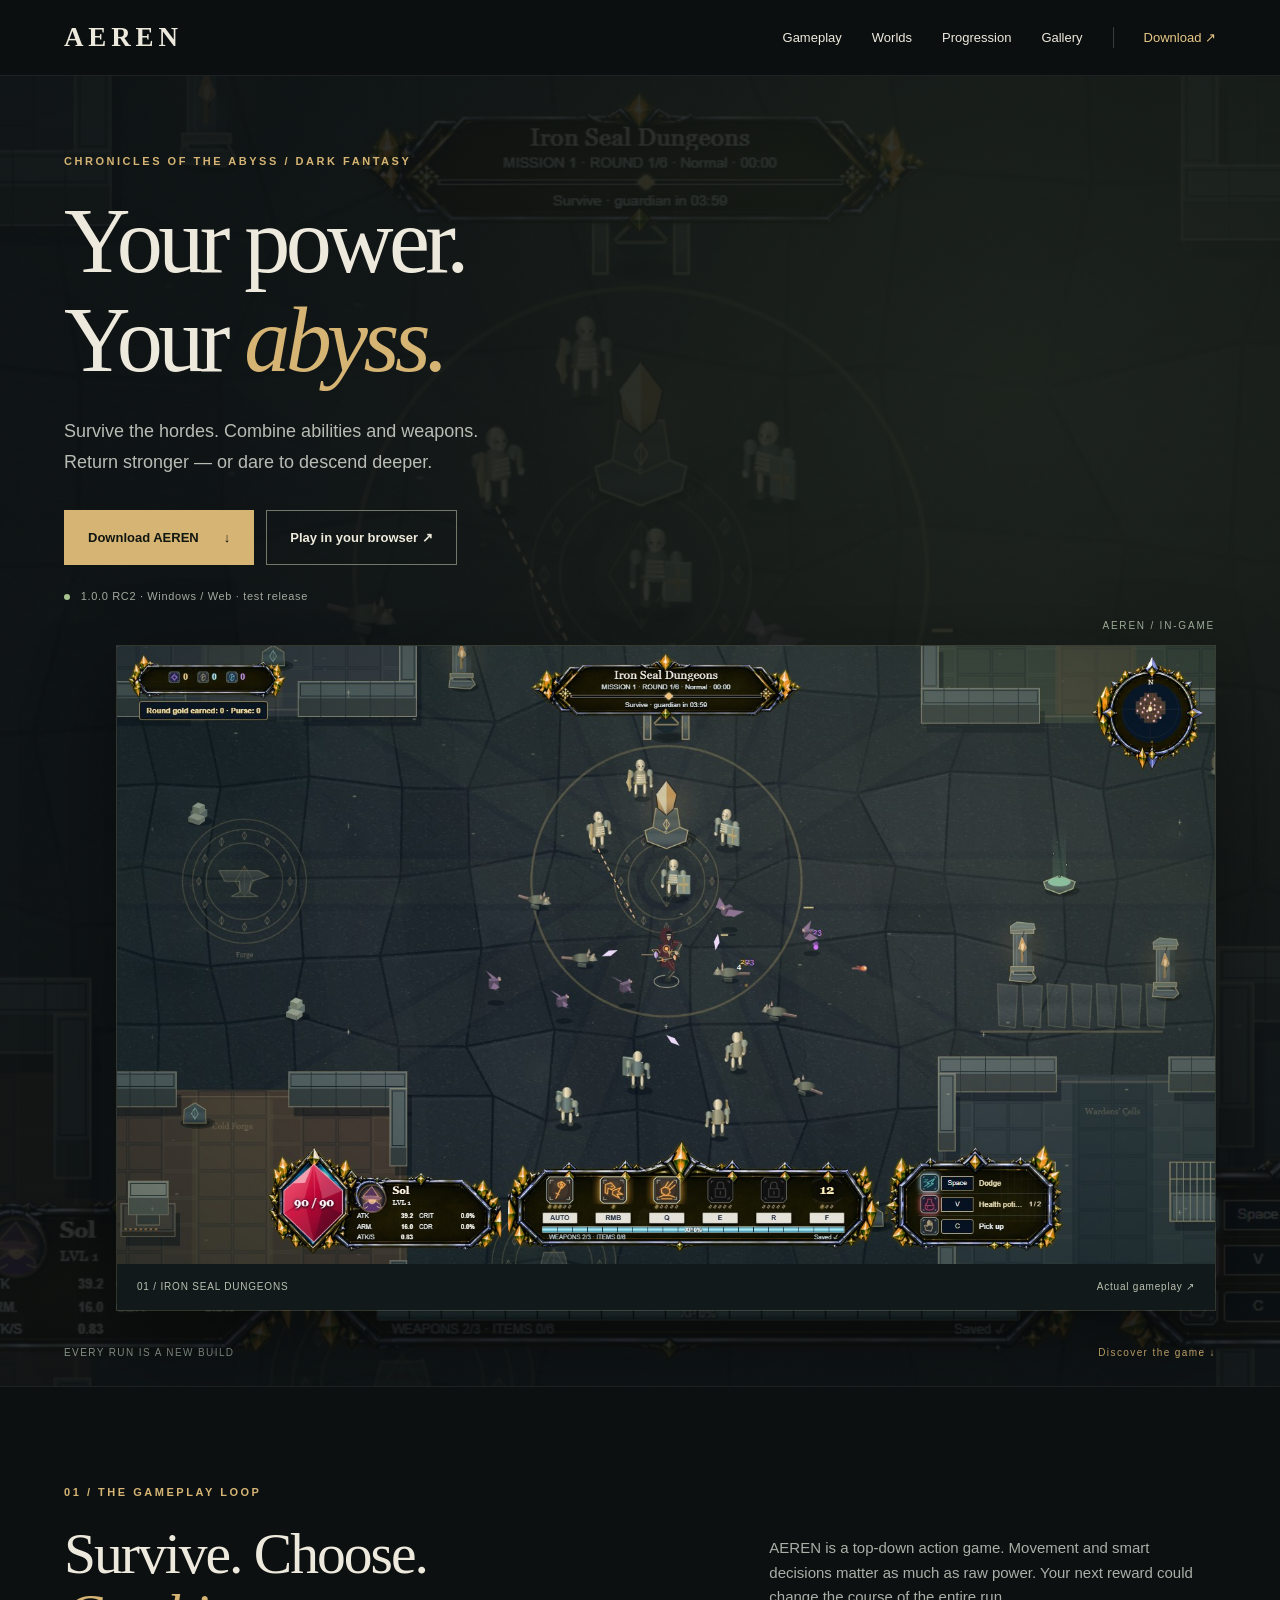
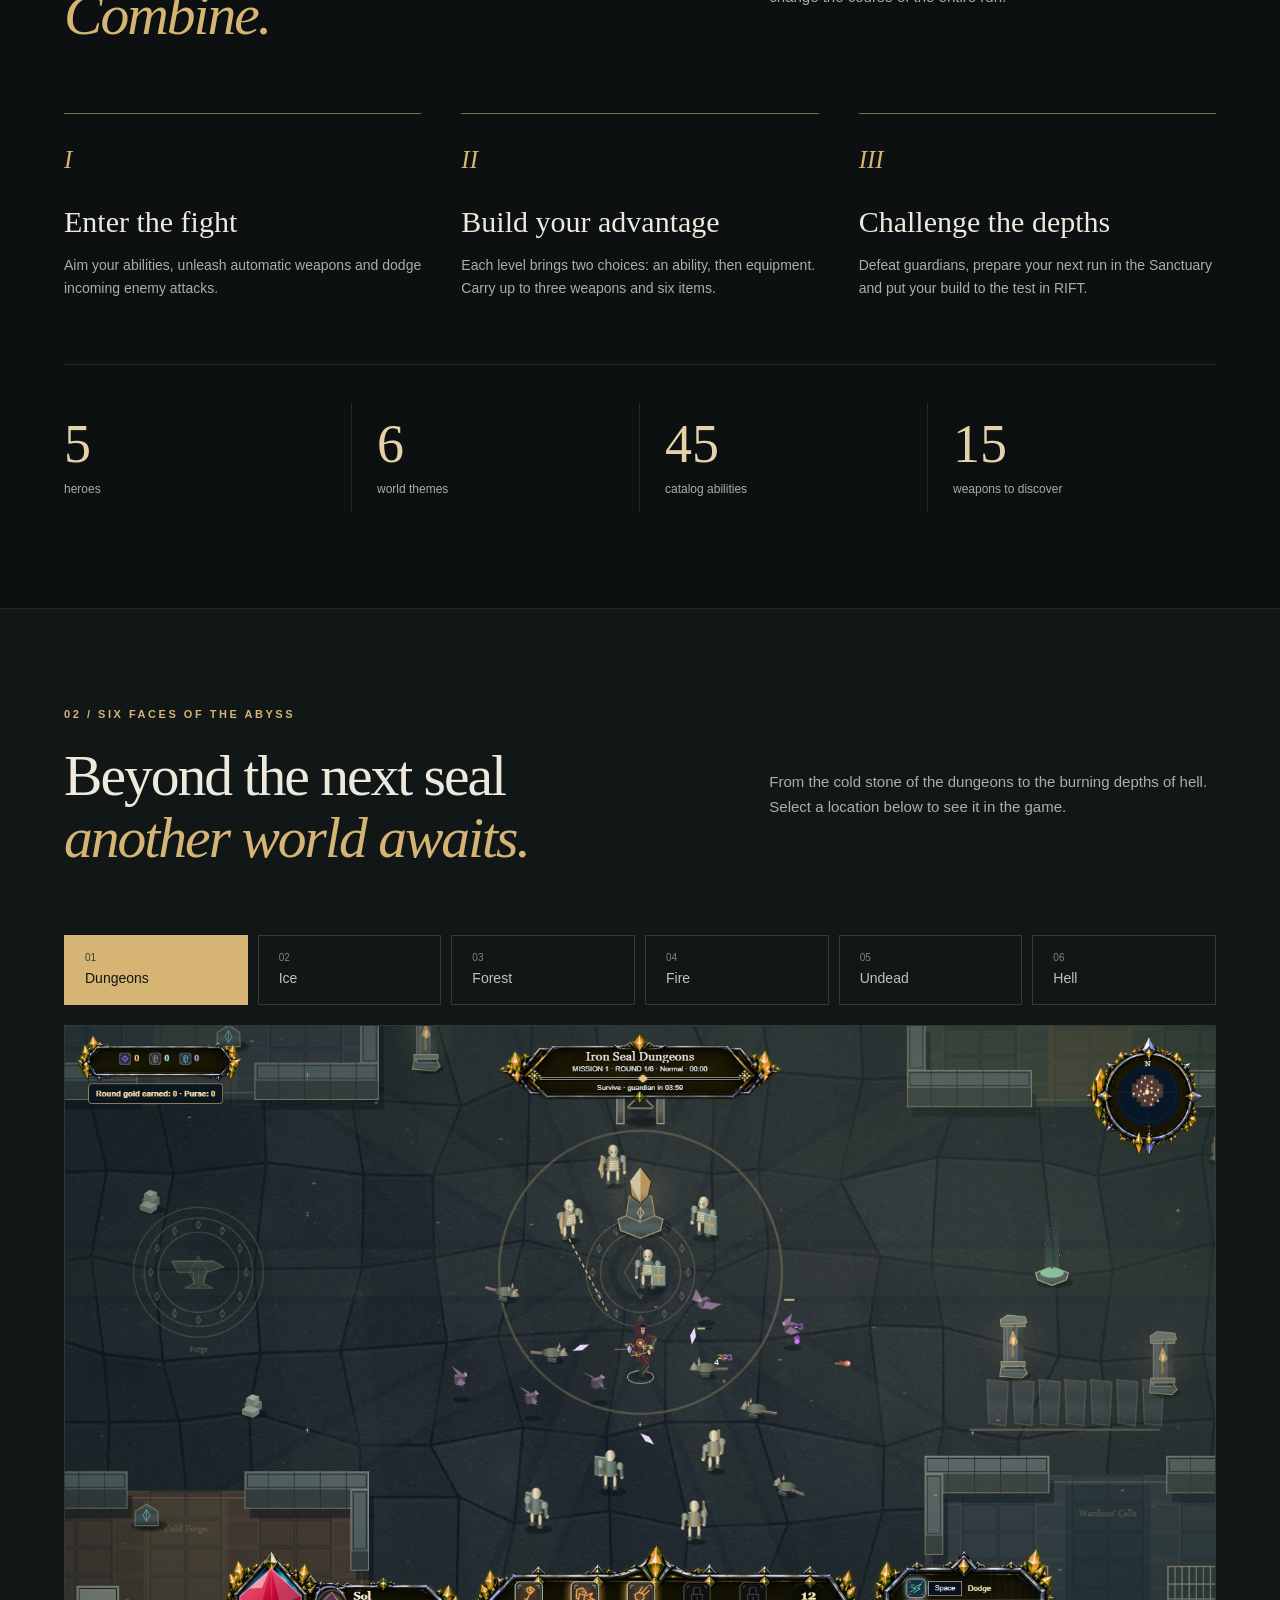
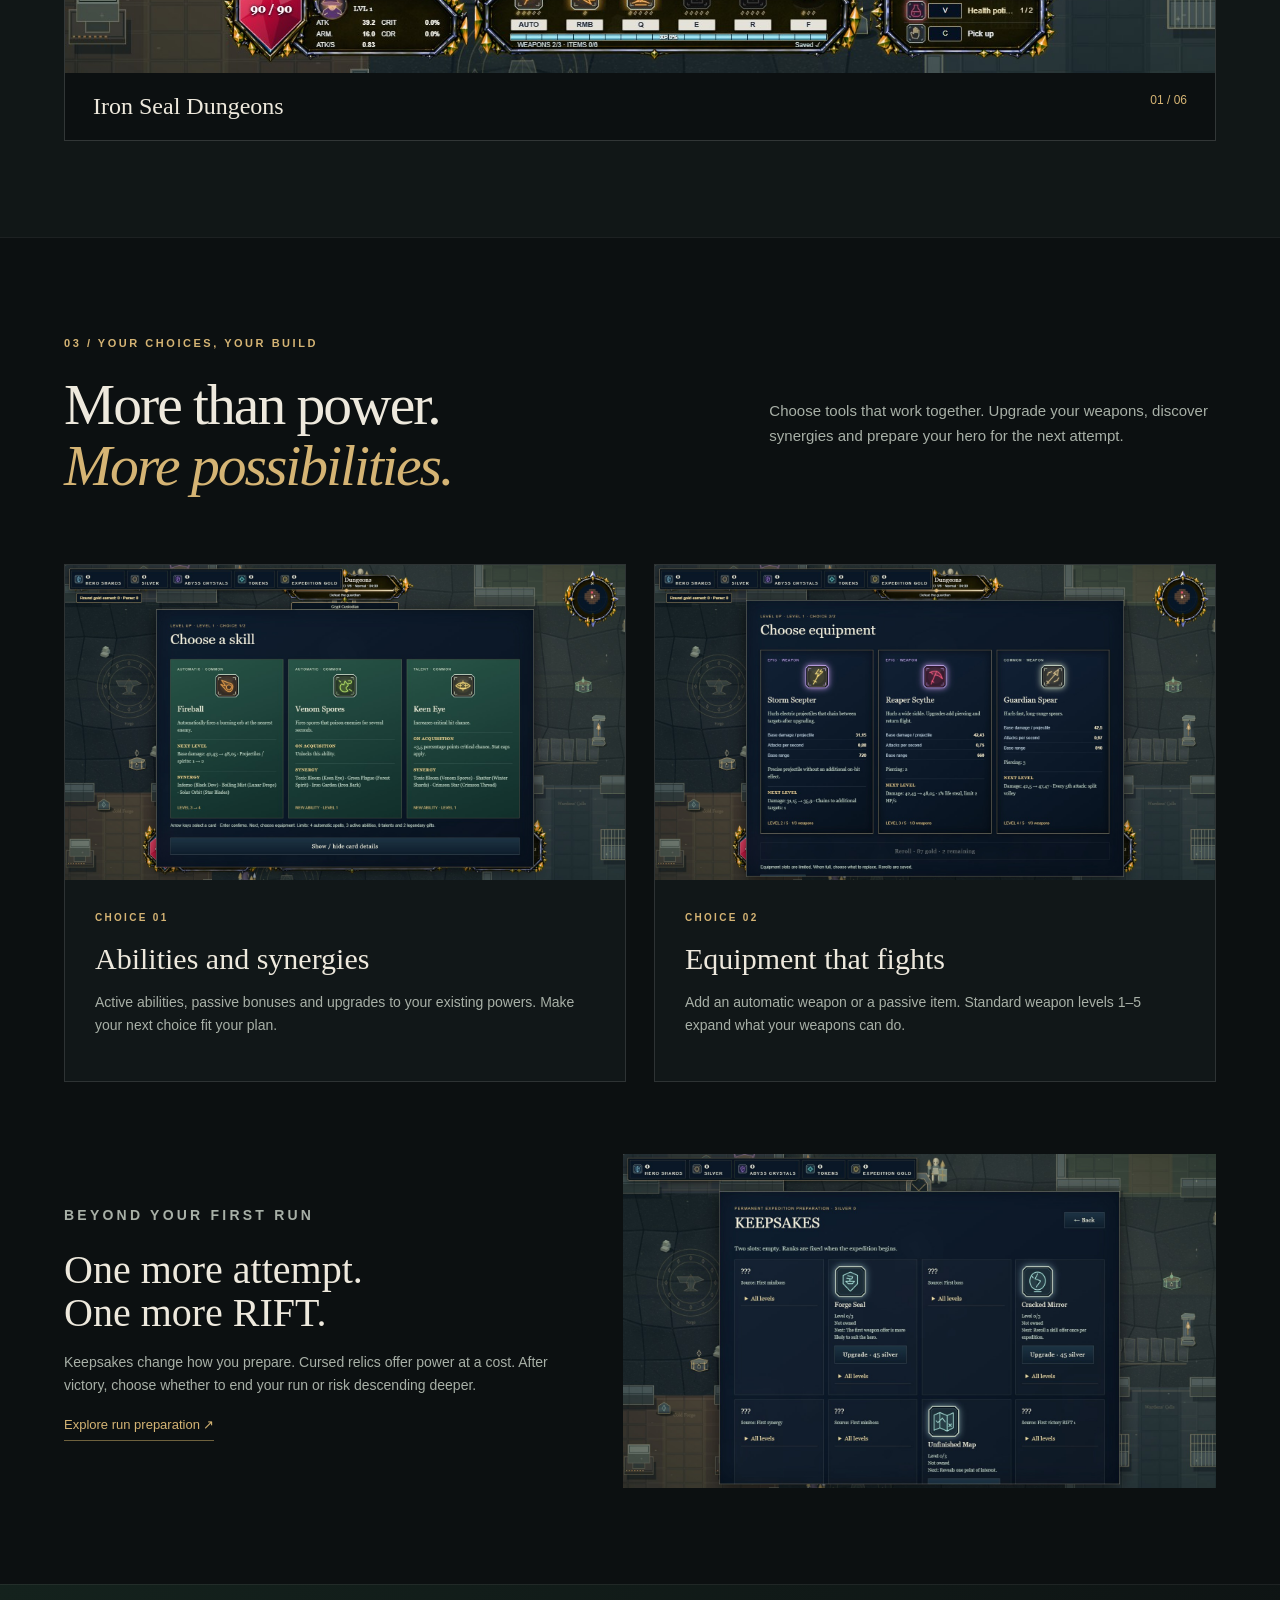
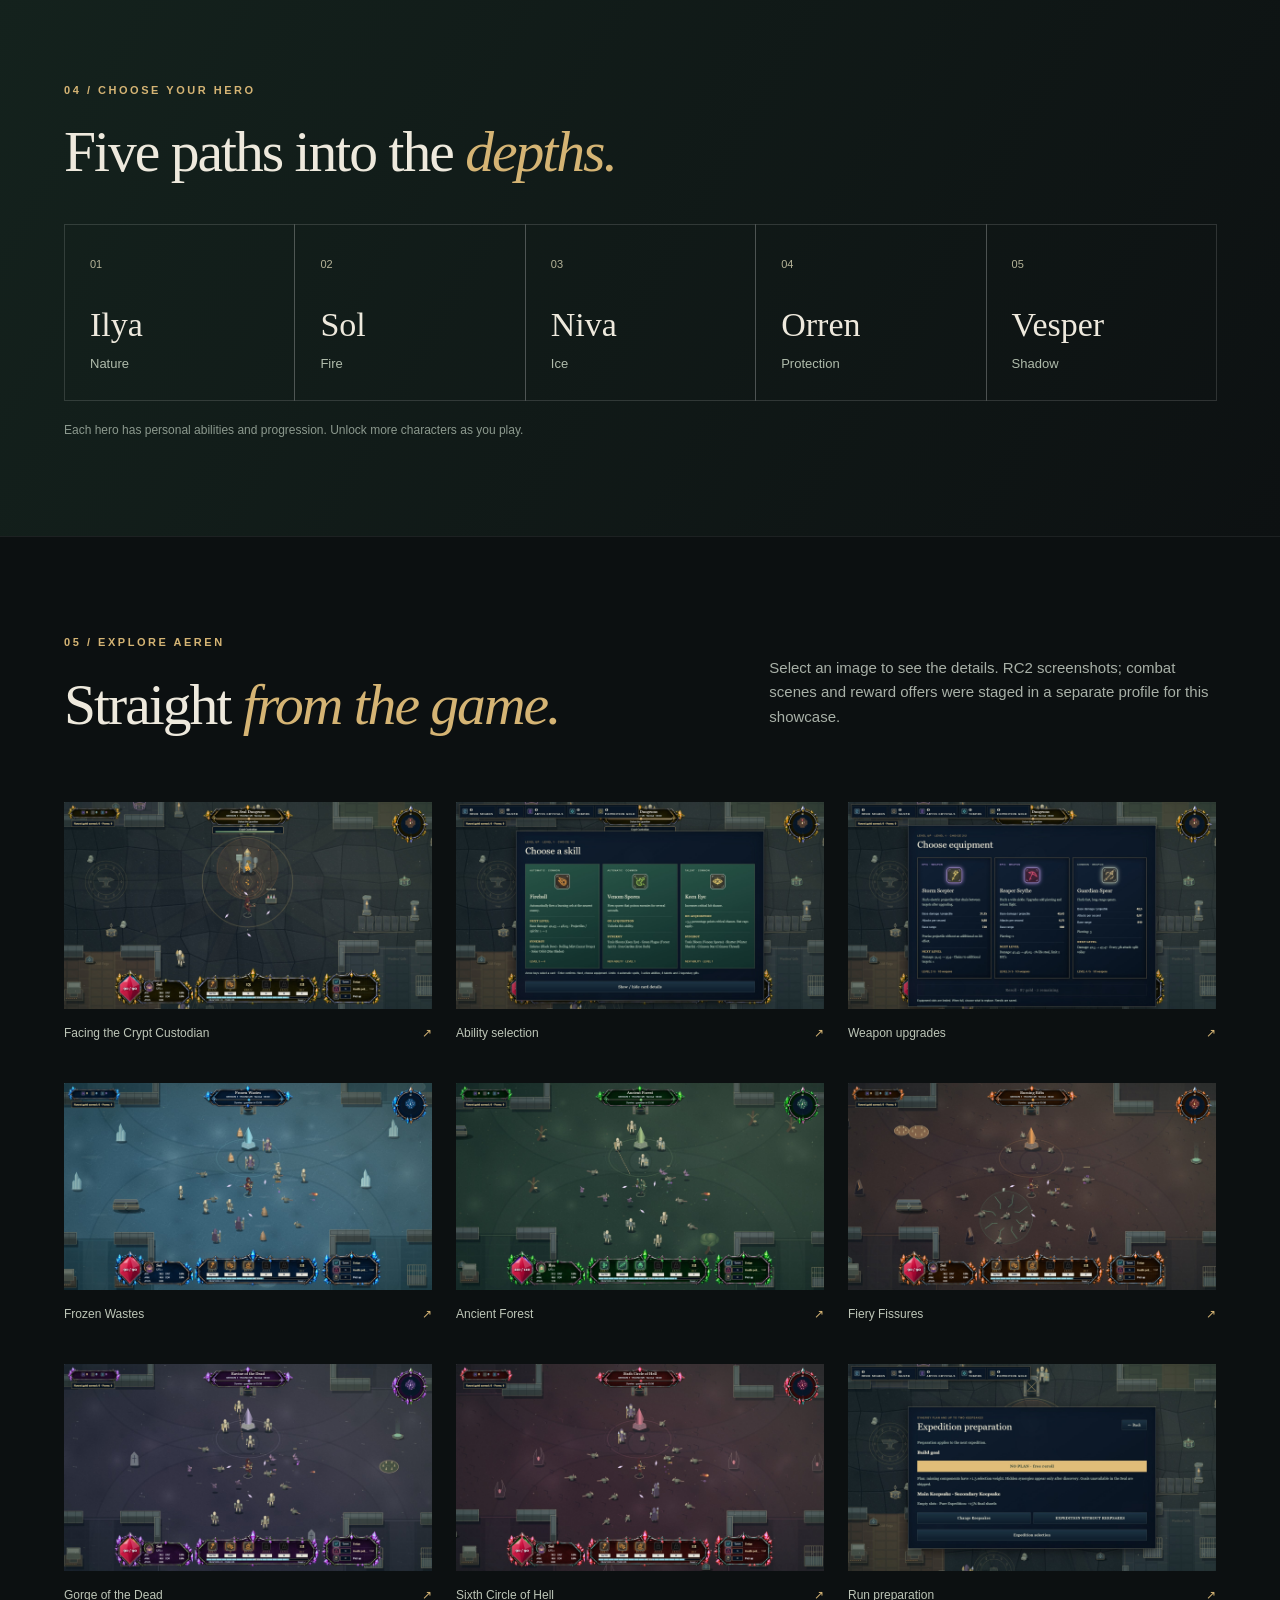
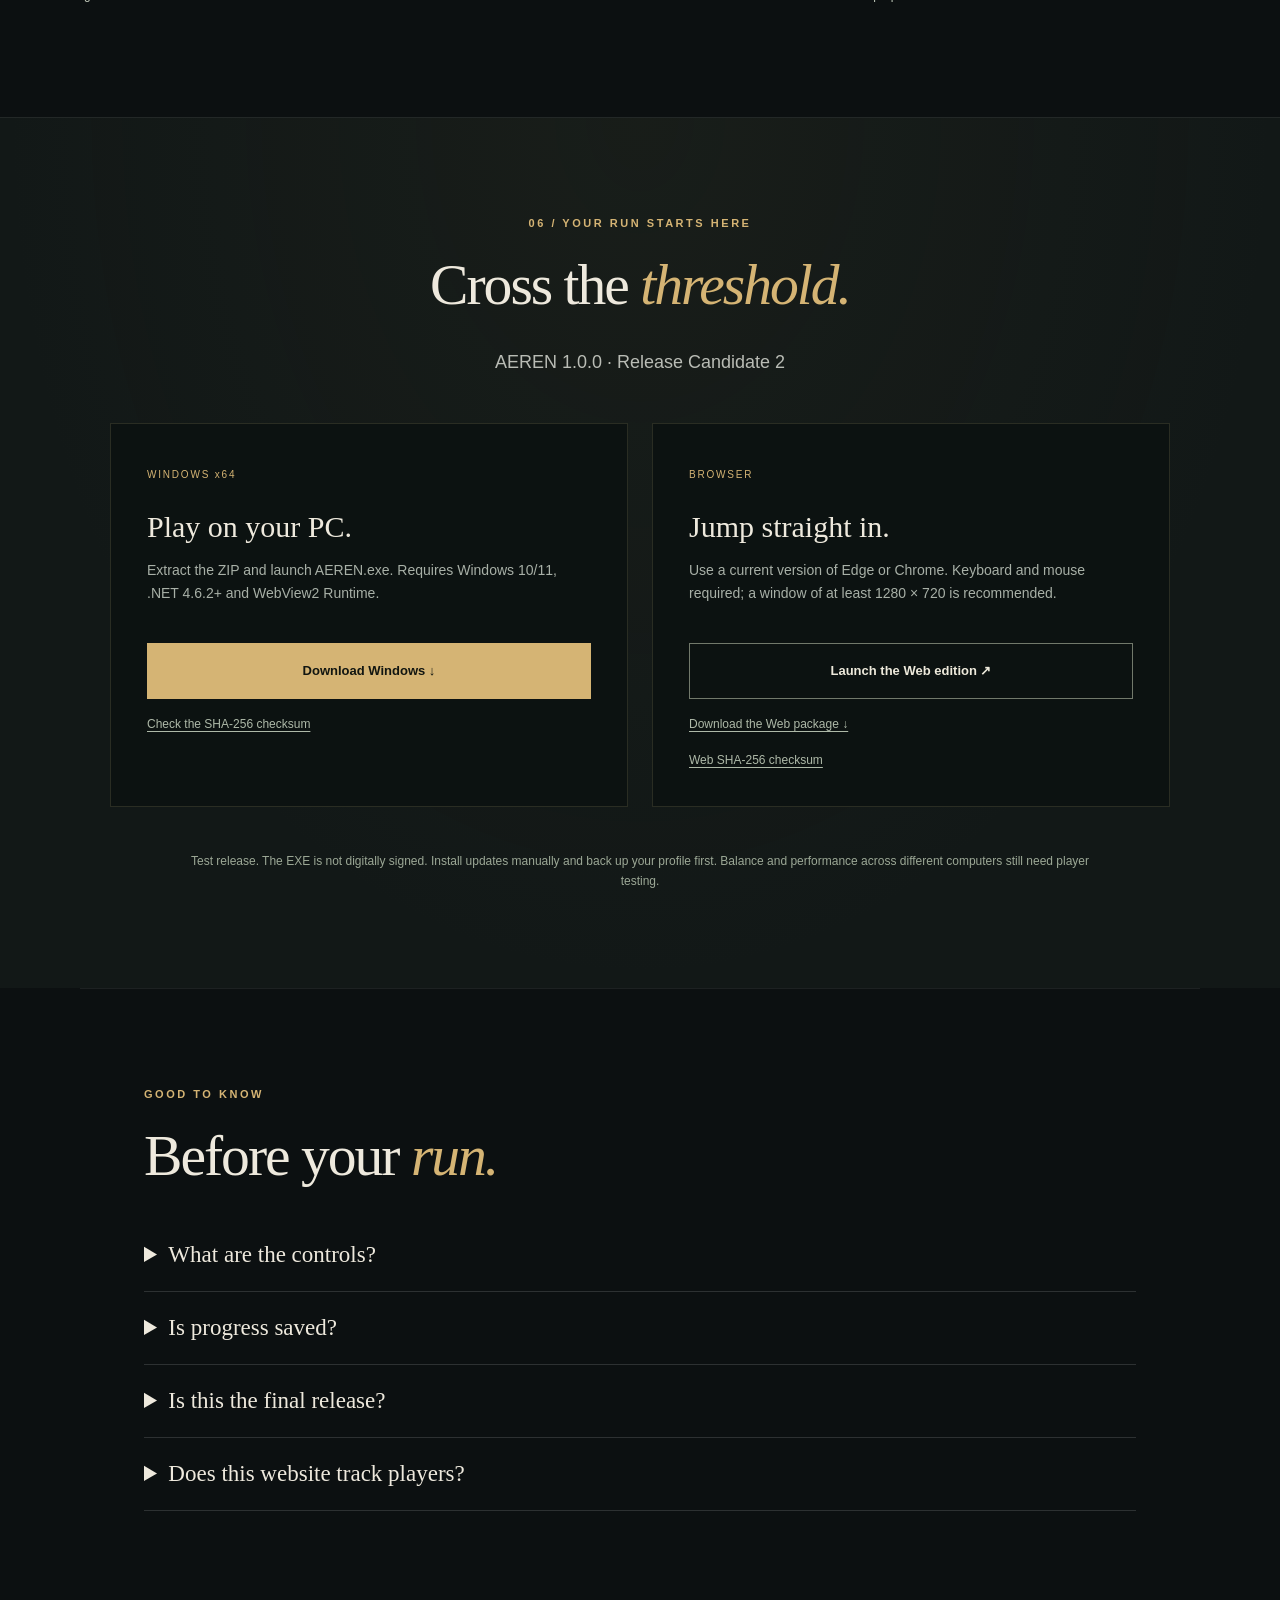
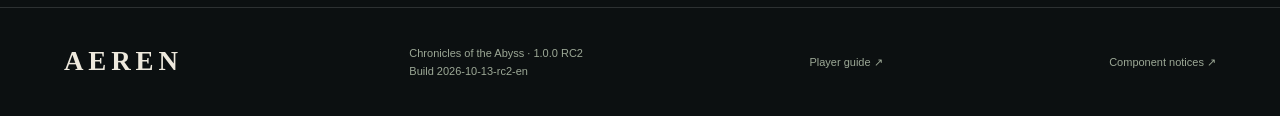
<file: docs/index.html>
<!doctype html>
<html lang="en"><head><meta charset="utf-8"><meta name="viewport" content="width=device-width,initial-scale=1"><meta name="theme-color" content="#0c1011"><meta name="description" content="AEREN — dark fantasy, enemy hordes, synergies and RIFT. Meet the heroes, explore the gameplay and download for Windows or play in your browser."><meta property="og:title" content="AEREN · Chronicles of the Abyss"><meta property="og:description" content="Choose your power. Descend deeper. Dark fantasy with evolving builds and RIFT challenges."><title>AEREN · Chronicles of the Abyss</title><link rel="stylesheet" href="site.css"><script defer src="site.js"></script></head>
<body><a class="skip" href="#main">Skip to content</a><header><a class="brand" href="#">AEREN</a><nav aria-label="Main navigation"><a href="#rozgrywka">Gameplay</a><a href="#swiaty">Worlds</a><a href="#rozwoj">Progression</a><a href="#galeria">Gallery</a><a class="nav-download" href="#pobierz">Download ↗</a></nav></header>
<main id="main"><section class="hero"><div class="hero-glow"></div><div class="hero-copy"><p class="eyebrow">CHRONICLES OF THE ABYSS / DARK FANTASY</p><h1>Your power.<br>Your <em>abyss.</em></h1><p class="lead">Survive the hordes. Combine abilities and weapons.<br>Return stronger — or dare to descend deeper.</p><div class="actions"><a class="button gold" href="#pobierz">Download AEREN <span>↓</span></a><a class="button" href="play/index.html">Play in your browser ↗</a></div><p class="release"><i></i> 1.0.0 RC2 · Windows / Web · test release</p></div><figure class="hero-shot"><button class="zoom" data-image="assets/world-1.jpg" data-caption="Iron Seal Dungeons — combat in a staged demonstration scene." aria-label="Enlarge the dungeon screenshot"><img src="assets/world-1.jpg" width="1600" height="900" alt="A hero surrounded by enemies in a dark dungeon"></button><figcaption><span>01 / IRON SEAL DUNGEONS</span><span>Actual gameplay ↗</span></figcaption></figure><div class="hero-bottom"><span>EVERY RUN IS A NEW BUILD</span><a href="#rozgrywka">Discover the game ↓</a></div></section>
<section id="rozgrywka" class="section"><div class="section-head"><div><p class="eyebrow">01 / THE GAMEPLAY LOOP</p><h2>Survive. Choose.<br><em>Combine.</em></h2></div><p>AEREN is a top-down action game. Movement and smart decisions matter as much as raw power. Your next reward could change the course of the entire run.</p></div><div class="steps"><article><span class="number">I</span><h3>Enter the fight</h3><p>Aim your abilities, unleash automatic weapons and dodge incoming enemy attacks.</p></article><article><span class="number">II</span><h3>Build your advantage</h3><p>Each level brings two choices: an ability, then equipment. Carry up to three weapons and six items.</p></article><article><span class="number">III</span><h3>Challenge the depths</h3><p>Defeat guardians, prepare your next run in the Sanctuary and put your build to the test in RIFT.</p></article></div><div class="stats"><div><strong>5</strong><span>heroes</span></div><div><strong>6</strong><span>world themes</span></div><div><strong>45</strong><span>catalog abilities</span></div><div><strong>15</strong><span>weapons to discover</span></div></div></section>
<section id="swiaty" class="section worlds"><div class="section-head"><div><p class="eyebrow">02 / SIX FACES OF THE ABYSS</p><h2>Beyond the next seal<br><em>another world awaits.</em></h2></div><p>From the cold stone of the dungeons to the burning depths of hell. Select a location below to see it in the game.</p></div><div class="world-tabs" role="group" aria-label="Choose a location"><button data-world="0" aria-pressed="true"><small>01</small>Dungeons</button><button data-world="1" aria-pressed="false"><small>02</small>Ice</button><button data-world="2" aria-pressed="false"><small>03</small>Forest</button><button data-world="3" aria-pressed="false"><small>04</small>Fire</button><button data-world="4" aria-pressed="false"><small>05</small>Undead</button><button data-world="5" aria-pressed="false"><small>06</small>Hell</button></div><figure class="world-view"><button class="zoom" id="world-zoom" data-image="assets/world-1.jpg" data-caption="Iron Seal Dungeons — staged demonstration scene." aria-label="Enlarge the selected world"><img id="world-image" src="assets/world-1.jpg" loading="lazy" width="1600" height="900" alt="Iron Seal Dungeons"></button><figcaption aria-live="polite"><span id="world-name">Iron Seal Dungeons</span><small id="world-count">01 / 06</small></figcaption></figure></section>
<section id="rozwoj" class="section"><div class="section-head"><div><p class="eyebrow">03 / YOUR CHOICES, YOUR BUILD</p><h2>More than power.<br><em>More possibilities.</em></h2></div><p>Choose tools that work together. Upgrade your weapons, discover synergies and prepare your hero for the next attempt.</p></div><div class="feature-grid"><article><button class="zoom" data-image="assets/skills.jpg" data-caption="Ability selection — demonstration offers in the actual game interface." aria-label="Enlarge ability selection"><img src="assets/skills.jpg" loading="lazy" width="1600" height="900" alt="Three ability upgrade cards"></button><div><p class="eyebrow">CHOICE 01</p><h3>Abilities and synergies</h3><p>Active abilities, passive bonuses and upgrades to your existing powers. Make your next choice fit your plan.</p></div></article><article><button class="zoom" data-image="assets/weapons.jpg" data-caption="Weapon selection — example offers staged for this showcase." aria-label="Enlarge weapon selection"><img src="assets/weapons.jpg" loading="lazy" width="1600" height="900" alt="Additional weapons and upgrade cards"></button><div><p class="eyebrow">CHOICE 02</p><h3>Equipment that fights</h3><p>Add an automatic weapon or a passive item. Standard weapon levels 1–5 expand what your weapons can do.</p></div></article></div><div class="endgame"><div><p class="eyebrow">BEYOND YOUR FIRST RUN</p><h3>One more attempt.<br>One more RIFT.</h3><p>Keepsakes change how you prepare. Cursed relics offer power at a cost. After victory, choose whether to end your run or risk descending deeper.</p><a class="text-link" href="#galeria">Explore run preparation ↗</a></div><button class="zoom" data-image="assets/keepsakes.jpg" data-caption="Abyssal Keepsakes — preparation screen from RC2." aria-label="Enlarge Keepsakes"><img src="assets/keepsakes.jpg" loading="lazy" width="1600" height="900" alt="Abyssal Keepsakes screen"></button></div></section>
<section class="section heroes"><p class="eyebrow">04 / CHOOSE YOUR HERO</p><h2>Five paths into the <em>depths.</em></h2><div class="hero-list"><article><small>01</small><h3>Ilya</h3><p>Nature</p></article><article><small>02</small><h3>Sol</h3><p>Fire</p></article><article><small>03</small><h3>Niva</h3><p>Ice</p></article><article><small>04</small><h3>Orren</h3><p>Protection</p></article><article><small>05</small><h3>Vesper</h3><p>Shadow</p></article></div><p class="muted">Each hero has personal abilities and progression. Unlock more characters as you play.</p></section>
<section id="galeria" class="section"><div class="section-head"><div><p class="eyebrow">05 / EXPLORE AEREN</p><h2>Straight <em>from the game.</em></h2></div><p>Select an image to see the details. RC2 screenshots; combat scenes and reward offers were staged in a separate profile for this showcase.</p></div><div class="gallery"><figure><button class="zoom" data-image="assets/boss.jpg" data-caption="Facing the Crypt Custodian — demonstration footage from RC2." aria-label="Enlarge: Facing the Crypt Custodian"><img src="assets/boss.jpg" loading="lazy" width="1600" height="900" alt="Facing the Crypt Custodian"></button><figcaption>Facing the Crypt Custodian<span>↗</span></figcaption></figure><figure><button class="zoom" data-image="assets/skills.jpg" data-caption="Ability selection — demonstration footage from RC2." aria-label="Enlarge: Ability selection"><img src="assets/skills.jpg" loading="lazy" width="1600" height="900" alt="Ability selection"></button><figcaption>Ability selection<span>↗</span></figcaption></figure><figure><button class="zoom" data-image="assets/weapons.jpg" data-caption="Weapon upgrades — demonstration footage from RC2." aria-label="Enlarge: Weapon upgrades"><img src="assets/weapons.jpg" loading="lazy" width="1600" height="900" alt="Weapon upgrades"></button><figcaption>Weapon upgrades<span>↗</span></figcaption></figure><figure><button class="zoom" data-image="assets/world-2.jpg" data-caption="Frozen Wastes — demonstration footage from RC2." aria-label="Enlarge: Frozen Wastes"><img src="assets/world-2.jpg" loading="lazy" width="1600" height="900" alt="Frozen Wastes"></button><figcaption>Frozen Wastes<span>↗</span></figcaption></figure><figure><button class="zoom" data-image="assets/world-3.jpg" data-caption="Ancient Forest — demonstration footage from RC2." aria-label="Enlarge: Ancient Forest"><img src="assets/world-3.jpg" loading="lazy" width="1600" height="900" alt="Ancient Forest"></button><figcaption>Ancient Forest<span>↗</span></figcaption></figure><figure><button class="zoom" data-image="assets/world-4.jpg" data-caption="Fiery Fissures — demonstration footage from RC2." aria-label="Enlarge: Fiery Fissures"><img src="assets/world-4.jpg" loading="lazy" width="1600" height="900" alt="Fiery Fissures"></button><figcaption>Fiery Fissures<span>↗</span></figcaption></figure><figure><button class="zoom" data-image="assets/world-5.jpg" data-caption="Gorge of the Dead — demonstration footage from RC2." aria-label="Enlarge: Gorge of the Dead"><img src="assets/world-5.jpg" loading="lazy" width="1600" height="900" alt="Gorge of the Dead"></button><figcaption>Gorge of the Dead<span>↗</span></figcaption></figure><figure><button class="zoom" data-image="assets/world-6.jpg" data-caption="Sixth Circle of Hell — demonstration footage from RC2." aria-label="Enlarge: Sixth Circle of Hell"><img src="assets/world-6.jpg" loading="lazy" width="1600" height="900" alt="Sixth Circle of Hell"></button><figcaption>Sixth Circle of Hell<span>↗</span></figcaption></figure><figure><button class="zoom" data-image="assets/preparation.jpg" data-caption="Run preparation — demonstration footage from RC2." aria-label="Enlarge: Run preparation"><img src="assets/preparation.jpg" loading="lazy" width="1600" height="900" alt="Run preparation"></button><figcaption>Run preparation<span>↗</span></figcaption></figure></div></section>
<section id="pobierz" class="section downloads"><p class="eyebrow">06 / YOUR RUN STARTS HERE</p><h2>Cross the <em>threshold.</em></h2><p class="lead">AEREN 1.0.0 · Release Candidate 2</p><div class="download-grid"><article><span class="platform">WINDOWS x64</span><h3>Play on your PC.</h3><p>Extract the ZIP and launch AEREN.exe. Requires Windows 10/11, .NET 4.6.2+ and WebView2 Runtime.</p><a class="button gold" href="downloads/AEREN-1.0.0-Windows-x64.zip" download>Download Windows ↓</a><a class="small-link" href="downloads/AEREN-1.0.0-Windows-x64.sha256">Check the SHA-256 checksum</a></article><article><span class="platform">BROWSER</span><h3>Jump straight in.</h3><p>Use a current version of Edge or Chrome. Keyboard and mouse required; a window of at least 1280 × 720 is recommended.</p><a class="button" href="play/index.html">Launch the Web edition ↗</a><a class="small-link" href="downloads/AEREN-1.0.0-Web.zip" download>Download the Web package ↓</a><a class="small-link" href="downloads/AEREN-1.0.0-Web.sha256">Web SHA-256 checksum</a></article></div><p class="notice">Test release. The EXE is not digitally signed. Install updates manually and back up your profile first. Balance and performance across different computers still need player testing.</p></section>
<section class="section faq"><p class="eyebrow">GOOD TO KNOW</p><h2>Before your <em>run.</em></h2><details><summary>What are the controls?</summary><p>WASD — move, mouse — aim, Q/E/R — abilities, right mouse button — hero ability, F — ultimate, Space — dodge, V — potion, C — interact, Tab — equipment, Esc — pause. Customize keys and auto-aim in Settings.</p></details><details><summary>Is progress saved?</summary><p>Yes, locally on your device. Export a backup in Settings. Windows and browser editions do not automatically share saves. Changing the website address or clearing browser data can affect access to your profile.</p></details><details><summary>Is this the final release?</summary><p>This is RC2: a playable release candidate. Systems and automated runs have been tested, but not every combination of heroes, RIFT levels and hardware. Please include your version and reproduction steps when reporting an issue.</p></details><details><summary>Does this website track players?</summary><p>No analytics or ads have been added. Game history and telemetry stay local and can be disabled. GitHub Pages hosting is subject to GitHub’s privacy policies.</p></details></section></main><footer><a class="brand" href="#">AEREN</a><p>Chronicles of the Abyss · 1.0.0 RC2<br>Build 2026-10-13-rc2-en</p><a href="play/README.txt">Player guide ↗</a><a href="play/LICENSES.txt">Component notices ↗</a></footer>
<dialog id="lightbox" aria-labelledby="lightbox-caption"><button id="close-lightbox" aria-label="Close image viewer">Close ×</button><img id="lightbox-image" alt=""><p id="lightbox-caption"></p></dialog></body></html>
</file>
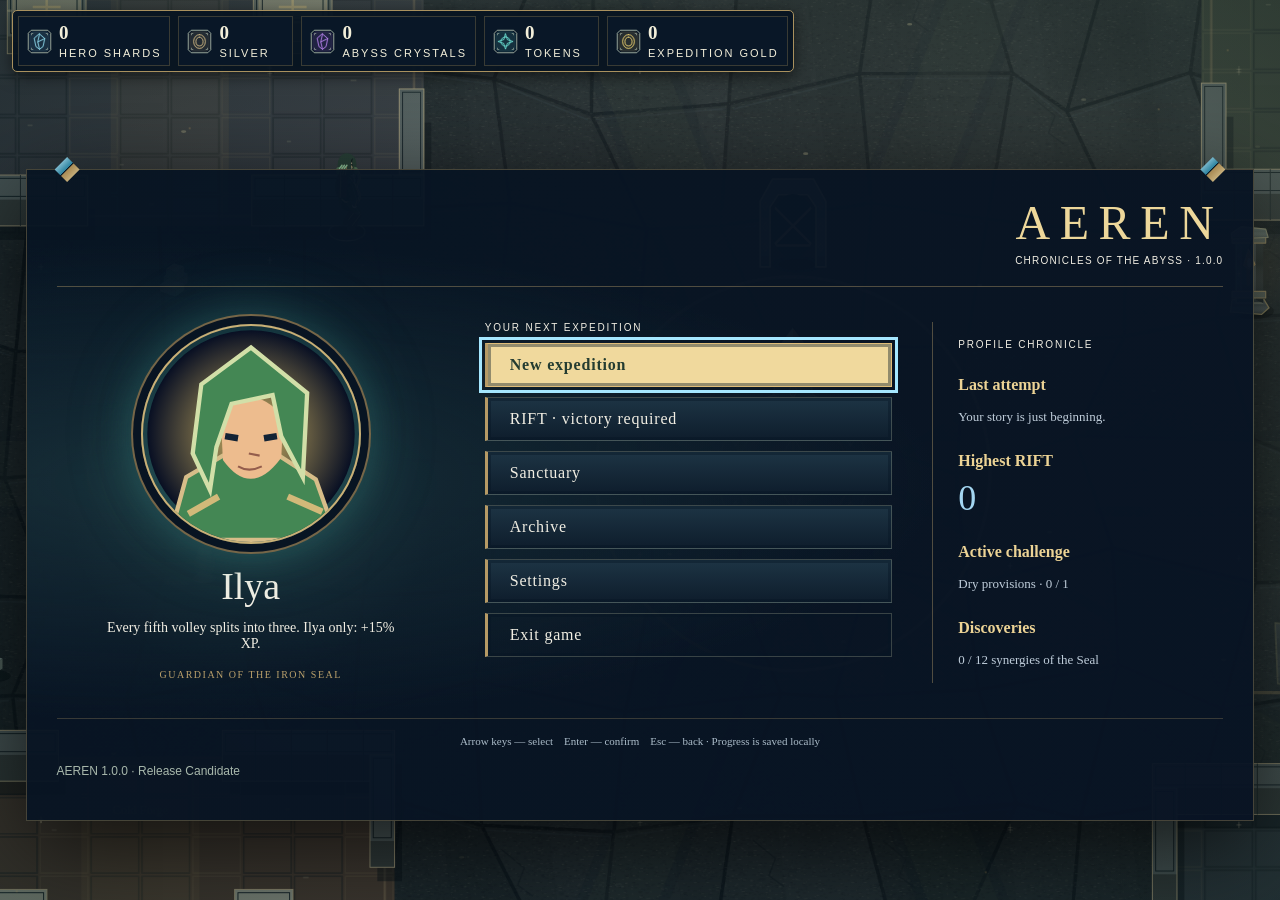
<file: docs/play/index.html>
<!doctype html>
<html lang="en">
<head>
<meta charset="utf-8">
<meta name="viewport" content="width=device-width,initial-scale=1">
<meta name="theme-color" content="#102b2b">
<title>AEREN · 1.0.0 Release Candidate</title>
<link rel="stylesheet" href="style.css">
</head>
<body>
<canvas id="game" aria-label="AEREN game world">
</canvas>
<div id="vignette">
</div>
<div id="hud" hidden>
</div>
<div id="overlay">
</div>
<div id="toast" role="status" aria-live="polite">
</div>
<div id="debug" hidden>
</div>












































<script src="js/boot.js"></script>
</body>
</html>
</file>
<file: docs/site.css>
*{box-sizing:border-box}html{scroll-behavior:smooth;scroll-padding-top:100px}body{margin:0;background:#0c1011;color:#eee9dd;font:16px/1.65 Arial,sans-serif}a{color:inherit;text-decoration:none}button{font:inherit}button,a,summary{-webkit-tap-highlight-color:transparent}button:focus-visible,a:focus-visible,summary:focus-visible{outline:3px solid #e8c886;outline-offset:5px}img{max-width:100%;height:auto;display:block}figure{margin:0}header{display:flex;justify-content:space-between;align-items:center;gap:24px;padding:22px 5%;border-bottom:1px solid #ffffff14;background:#0c1011f5;position:sticky;top:0;z-index:5}.brand{font:700 27px Georgia,serif;letter-spacing:.18em;white-space:nowrap}.brand span{font-size:14px;color:#d5b474;margin:0 3px}nav{display:flex;align-items:center;gap:30px;font-size:13px}nav a:hover,.text-link:hover{color:#e8c886}.nav-download{border-left:1px solid #ffffff30;padding-left:30px;color:#e8c886}.hero{position:relative;isolation:isolate;padding:76px 5% 24px;overflow:hidden}.hero-glow{position:absolute;inset:0;z-index:-1;background:radial-gradient(ellipse at 80% 25%,#64724426,transparent 55%),linear-gradient(0deg,#0c1011d9,#0c1011df),url('assets/world-1.jpg') center/cover}.hero-copy{max-width:900px}.eyebrow{font-size:11px;font-weight:700;letter-spacing:.23em;color:#d5b474;margin:0 0 22px}h1,h2,h3,p{margin-top:0}h1,h2,h3{font-family:Georgia,serif;font-weight:400;line-height:1.07}h1{font-size:clamp(60px,7.2vw,112px);letter-spacing:-.05em;margin-bottom:27px}em{color:#d5b474;font-style:italic}h2{font-size:clamp(38px,4.5vw,66px);letter-spacing:-.035em;margin-bottom:32px}h3{font-size:30px;margin-bottom:16px}.lead{font-size:18px;line-height:1.7;color:#b9bcb5}.actions{display:flex;flex-wrap:wrap;gap:12px;margin-top:32px}.button{display:inline-flex;justify-content:center;align-items:center;gap:25px;padding:16px 23px;border:1px solid #72796b;color:#ede9db;font-weight:700;font-size:13px;transition:background .2s}.button:hover{background:#26312b}.gold{background:#d5b474;color:#121611;border-color:#d5b474}.gold:hover{background:#ead09a}.release{font-size:11px;color:#a4aba1;margin:22px 0 40px;letter-spacing:.06em}.release i{display:inline-block;width:6px;height:6px;background:#a8c390;border-radius:50%;margin-right:7px}.hero-shot{position:relative;max-width:1100px;margin:0 0 0 auto;border:1px solid #72795f59;box-shadow:0 30px 80px #0006}.hero-shot:before{content:'AEREN / IN-GAME';position:absolute;top:-28px;right:0;font-size:10px;letter-spacing:.18em;color:#9caa96}.hero-shot figcaption{padding:15px 20px;background:#12191a;display:flex;justify-content:space-between;gap:20px;font-size:10px;letter-spacing:.08em;color:#bac0b1}.hero-bottom{display:flex;justify-content:space-between;margin-top:34px;font-size:10px;letter-spacing:.14em;color:#8a978c}.hero-bottom a{color:#d5b474}.section{padding:96px 5%;border-top:1px solid #ffffff12;max-width:1800px;margin:auto}.section-head{display:grid;grid-template-columns:1.4fr 1fr;gap:80px;align-items:center;margin-bottom:35px}.section-head>p{color:#a8b0a7;max-width:460px;margin-left:auto;font-size:15px}.steps{display:grid;grid-template-columns:repeat(3,1fr);gap:40px}.steps article{padding:32px 0;border-top:1px solid #747457}.number{color:#d5b474;font:italic 25px Georgia,serif;display:block;margin-bottom:32px}.steps p,.feature-grid p,.endgame p{color:#a8b0a7;font-size:14px}.stats{display:grid;grid-template-columns:repeat(4,1fr);padding-top:38px;border-top:1px solid #ffffff19;margin-top:18px}.stats>div{padding:10px 25px;border-right:1px solid #ffffff19}.stats>div:first-child{padding-left:0}.stats>div:last-child{border:0}.stats strong{font:54px Georgia,serif;color:#e4d2a9;display:block}.stats span{font-size:12px;color:#a8b0a7}.worlds{background:#111717}.world-tabs{display:flex;gap:10px;margin-bottom:20px;flex-wrap:wrap}.world-tabs button{flex:1;background:transparent;border:1px solid #ffffff25;color:#bdc4b8;padding:14px 20px;cursor:pointer;white-space:nowrap;text-align:left;font-size:14px}.world-tabs small{font-size:10px;display:block;color:#77877b}.world-tabs [aria-pressed=true]{background:#d5b474;color:#11170f;border-color:#d5b474}.world-tabs [aria-pressed=true] small{color:#35432c}.world-view{border:1px solid #ffffff23}.world-view img{width:100%}.world-view figcaption{display:flex;justify-content:space-between;gap:20px;background:#0c1011;padding:20px 28px;font:24px Georgia,serif}.world-view small{font:12px Arial,sans-serif;color:#d5b474}.zoom{background:none;border:0;padding:0;display:block;width:100%;cursor:zoom-in;color:inherit;overflow:hidden}.zoom img{width:100%;transition:filter .2s}.zoom:hover img{filter:brightness(1.12)}.feature-grid{display:grid;grid-template-columns:1fr 1fr;gap:28px}.feature-grid article{border:1px solid #ffffff1f;background:#111718}.feature-grid article>div{padding:30px}.feature-grid .eyebrow{color:#d5b474;font-size:10px;margin-bottom:16px}.endgame{display:grid;grid-template-columns:1fr 1.2fr;gap:64px;align-items:center;margin-top:72px}.endgame h3{font-size:40px}.text-link{font-size:13px;color:#d5b474;border-bottom:1px solid #6f623e;padding-bottom:8px}.heroes{background:linear-gradient(120deg,#14221d,#0d1112)}.hero-list{display:grid;grid-template-columns:repeat(5,1fr);margin-top:42px}.hero-list article{padding:25px;border:1px solid #ffffff23;margin-right:-1px}.hero-list small{font-size:11px;color:#b5b398}.hero-list h3{margin:30px 0 10px;font-size:34px}.hero-list p{margin:0;color:#afbbab;font-size:13px}.muted{color:#8c998e;font-size:12px;margin:20px 0 0}.gallery{display:grid;grid-template-columns:repeat(3,1fr);gap:24px}.gallery figcaption{display:flex;justify-content:space-between;font-size:12px;padding:15px 0;color:#bec6b8}.gallery span{color:#d5b474}.downloads{background:radial-gradient(ellipse at top,#3a382529,transparent 70%),#121817;text-align:center}.download-grid{display:grid;grid-template-columns:1fr 1fr;gap:24px;max-width:1060px;margin:45px auto;text-align:left}.download-grid article{padding:36px;border:1px solid #7c795944;background:#0c1211}.platform{font-size:10px;color:#d5b474;letter-spacing:.18em}.download-grid h3{margin-top:25px}.download-grid p{font-size:14px;color:#a8b0a7;min-height:70px}.download-grid .button{width:100%}.small-link{display:block;font-size:12px;margin:16px 0 0;color:#aeb9a8;text-decoration:underline;text-underline-offset:3px}.notice{color:#9ca896;font-size:12px;max-width:900px;margin:auto}.faq{max-width:1120px}.faq details{border-bottom:1px solid #ffffff23;padding:23px 0}.faq summary{cursor:pointer;font:23px Georgia,serif}.faq details p{margin:20px 0 0;font-size:14px;color:#a8b0a7;max-width:800px}footer{display:flex;align-items:center;justify-content:space-between;gap:25px;padding:36px 5%;border-top:1px solid #ffffff23}footer p,footer>a:not(.brand){font-size:11px;color:#9ca896;margin:0}dialog{border:1px solid #747457;background:#101615;color:#ece6d5;width:min(1500px,96vw);max-height:95vh;padding:16px}dialog::backdrop{background:#000e}dialog img{max-height:78vh;width:auto;max-width:100%;margin:auto;object-fit:contain}dialog p{font-size:13px;margin:12px 0 0}#close-lightbox{display:block;margin:0 0 14px auto;background:#26312b;border:1px solid #65705c;color:#fff;padding:8px 16px;cursor:pointer}.skip{position:absolute;top:-100px;left:20px;z-index:10;background:#d5b474;color:#111;padding:12px}.skip:focus{top:10px}@media(min-width:1300px){.hero{min-height:860px}.hero-copy{position:relative;z-index:1}.hero-shot{width:60%;margin:-280px -5% 0 auto;transform:perspective(1600px) rotateY(-7deg);opacity:.85}.hero-copy{max-width:610px}.hero-bottom{margin-top:60px}}@media(max-width:900px){nav{gap:16px;font-size:12px}.section{padding:65px 5%}.section-head{gap:30px;grid-template-columns:1fr}.section-head>p{margin-left:0}.endgame{grid-template-columns:1fr;gap:26px}.gallery{grid-template-columns:repeat(2,1fr)}.hero-list{grid-template-columns:repeat(3,1fr)}.steps{gap:22px}.steps h3{font-size:26px}}@media(max-width:600px){header{position:relative;flex-wrap:wrap;gap:15px;padding:17px 5%}nav{width:100%;flex-wrap:wrap;gap:16px}.nav-download{padding-left:0;border:0}.brand{font-size:23px}.hero{padding-top:45px}.hero h1{font-size:60px}.lead{font-size:16px}.hero-shot figcaption{font-size:9px;padding:12px;flex-wrap:wrap}.hero-bottom{letter-spacing:0;font-size:9px;gap:15px}.section{padding:52px 5%}.steps,.feature-grid,.download-grid{grid-template-columns:1fr}.steps{gap:0}.steps article{padding:24px 0}.number{margin-bottom:18px}.stats{grid-template-columns:1fr 1fr;gap:25px}.stats>div{padding:0;border:0}.stats strong{font-size:43px}.hero-list{grid-template-columns:1fr 1fr}.hero-list article{padding:20px}.gallery{grid-template-columns:1fr}.world-tabs button{padding:11px;min-width:28%}.world-view figcaption{font-size:18px;padding:16px}.download-grid article{padding:24px}.feature-grid article>div{padding:24px}footer{flex-wrap:wrap}h2{font-size:38px}.actions .button{width:100%}}@media(prefers-reduced-motion:reduce){html{scroll-behavior:auto}*,*:before,*:after{transition:none!important}}
</file>
<file: docs/play/style.css>
:root {
  --cream:#f3efda;
  --muted:#a8b8ac;
  --gold:#e0bd78;
  --green:#a9d999;
  --panel:#102a29f2;
  --line:#ced6a82c;
  color-scheme:dark;
  font-family:Georgia,'Times New Roman',serif;
  color:var(--cream)}
* {
  box-sizing:border-box}
html,body {
  margin:0;
  width:100%;
  height:100%;
  overflow:hidden;
  background:#183c36}
button,input,select {
  font:inherit}
button {
  cursor:pointer;
  color:inherit}
button:focus-visible,input:focus-visible,select:focus-visible {
  outline:2px solid var(--gold);
  outline-offset:4px}
button:disabled {
  cursor:not-allowed;
  opacity:.4}
canvas#game {
  display:block;
  width:100%;
  height:100%;
  position:fixed;
  inset:0}
#vignette {
  position:fixed;
  inset:0;
  pointer-events:none;
  background:radial-gradient(ellipse at center,transparent 38%,#06191660)}
[hidden] {
  display:none!important}
#overlay {
  position:fixed;
  inset:0;
  pointer-events:none;
  display:grid;
  place-items:center}
#overlay>* {
  pointer-events:auto}
.menu {
  width:100%;
  height:100%;
  padding:6vh 6vw;
  background:linear-gradient(90deg,#092321f5 0%,#102c27d9 30%,#102a2733 66%,transparent);
  display:flex;
  flex-direction:column;
  align-items:flex-start;
  overflow:auto}
.eyebrow,.label,.tiny,small {
  font-family:Arial,sans-serif;
  letter-spacing:.18em;
  text-transform:uppercase;
  font-size:10px}
.eyebrow {
  color:var(--gold);
  display:flex;
  align-items:center;
  gap:12px;
  margin-bottom:26px}
.eyebrow:before {
  content:'✦';
  font-size:22px}
.brand {
  font-size:clamp(78px,10vw,148px);
  font-weight:400;
  line-height:.85;
  letter-spacing:.12em;
  margin:4vh 0 0;
  text-shadow:0 3px 40px #071d21}
.subtitle {
  font-size:15px;
  letter-spacing:.46em;
  text-transform:uppercase;
  color:var(--gold);
  margin:24px 0 30px}
.intro {
  font-size:17px;
  line-height:1.65;
  color:#c4d4c4;
  max-width:420px;
  margin:0 0 30px}
.menu nav {
  display:grid;
  width:330px;
  gap:10px}
.btn {
  border:1px solid var(--line);
  background:#163c37d9;
  padding:14px 22px;
  text-align:center;
  transition:background .15s,transform .15s;
  letter-spacing:.05em}
.btn:hover {
  background:#315b4b;
  transform:translateY(-2px)}
.btn.primary {
  background:var(--gold);
  border-color:var(--gold);
  color:#243c31;
  font-weight:bold}
.btn.primary:hover {
  background:#efd4a0}
.btn.ghost {
  background:transparent}
.menu .footer {
  margin-top:auto;
  padding-top:30px;
  color:var(--muted);
  font:11px Arial,sans-serif;
  letter-spacing:.12em}
.menu .worldtag {
  position:absolute;
  right:5vw;
  bottom:8vh;
  text-align:right;
  line-height:1.8;
  color:#ededd4;
  text-shadow:0 1px 6px #092522}
.worldtag strong {
  font-size:22px;
  font-weight:normal}
.panel {
  width:min(1080px,94vw);
  max-height:91vh;
  overflow:auto;
  background:var(--panel);
  border:1px solid #d9c08b48;
  box-shadow:0 30px 140px #041813bf;
  padding:34px 40px;
  backdrop-filter:blur(16px)}
.panel.narrow {
  width:min(570px,92vw)}
.panel h1,.panel h2 {
  font-weight:400;
  margin:8px 0 12px}
.panel h1 {
  font-size:40px}
.panel h2 {
  font-size:29px}
.panel p {
  color:#bbcfbe;
  line-height:1.6}
.panelhead {
  display:flex;
  justify-content:space-between;
  align-items:center;
  gap:20px;
  margin-bottom:22px}
.panelhead p {
  margin:0}
.close {
  background:none;
  border:1px solid var(--line);
  width:35px;
  height:35px;
  font:22px Arial}
.cards {
  display:grid;
  grid-template-columns:repeat(auto-fit,minmax(180px,1fr));
  gap:14px}
.card {
  position:relative;
  display:flex;
  flex-direction:column;
  text-align:left;
  border:1px solid var(--line);
  background:linear-gradient(160deg,#285447,#112e2b);
  padding:23px 19px;
  min-height:245px;
  color:var(--cream);
  transition:transform .15s,border-color .15s}
.card:hover:not(:disabled) {
  transform:translateY(-5px);
  border-color:var(--gold)}
.card.selected {
  border-color:var(--gold);
  box-shadow:inset 0 0 0 1px var(--gold)}
.card .symbol {
  font-size:42px;
  line-height:1;
  margin:4px 0 25px;
  color:var(--accent,var(--gold));
  font-family:Georgia,serif}
.card h3 {
  font-weight:400;
  font-size:22px;
  margin:10px 0}
.card p {
  font-size:13px;
  line-height:1.6;
  margin:8px 0}
.card .label {
  color:var(--accent,var(--gold));
  font-size:9px}
.card .bottom {
  margin-top:auto;
  padding-top:18px;
  color:var(--gold);
  font:11px Arial,sans-serif}
.card.legendary {
  background:linear-gradient(140deg,#594532,#233e33);
  border-color:#dcb57388}
.actions {
  display:flex;
  gap:12px;
  margin-top:25px;
  flex-wrap:wrap}
.actions .btn {
  flex:1}
.hint {
  font:12px/1.8 Arial,sans-serif;
  color:var(--muted)}
kbd {
  display:inline-grid;
  place-items:center;
  border:1px solid #d5ddb04a;
  border-bottom-width:2px;
  border-radius:3px;
  padding:1px 5px;
  font:11px Arial,sans-serif;
  color:#ecedcb;
  min-width:20px}
.settings {
  display:grid;
  gap:19px;
  margin:25px 0}
.setting {
  display:grid;
  grid-template-columns:1fr 1fr;
  gap:20px;
  align-items:center;
  font-size:15px}
.setting input[type=range] {
  width:100%;
  accent-color:var(--gold)}
select {
  background:#23433a;
  border:1px solid var(--line);
  padding:8px;
  color:var(--cream)}
.danger {
  color:#f7a58a}
.catalog {
  display:grid;
  grid-template-columns:repeat(auto-fit,minmax(215px,1fr));
  gap:12px}
.catalog article {
  background:#ffffff06;
  border:1px solid var(--line);
  padding:16px}
.catalog h3 {
  font-size:18px;
  font-weight:400;
  margin:4px 0}
.catalog p {
  font-size:12px;
  line-height:1.6}
.tabs {
  display:flex;
  flex-wrap:wrap;
  gap:7px;
  margin-bottom:20px}
.tabs .btn {
  padding:8px 14px;
  font-size:12px}
.stats {
  display:grid;
  grid-template-columns:repeat(3,1fr);
  gap:15px;
  margin:28px 0}
.stat {
  border-top:1px solid var(--line);
  padding-top:16px}
.stat strong {
  display:block;
  font-size:31px;
  font-weight:normal;
  margin-bottom:8px}
.stat span {
  font:10px Arial;
  letter-spacing:.12em;
  text-transform:uppercase;
  color:var(--muted)}
#hud {
  position:fixed;
  inset:0;
  pointer-events:none;
  font-family:Arial,sans-serif}
.hud-top {
  position:absolute;
  left:30px;
  top:25px;
  display:flex;
  align-items:center;
  gap:14px}
.portrait {
  width:57px;
  height:57px;
  border:1px solid var(--gold);
  background:#183e35d9;
  display:grid;
  place-items:center;
  font:29px Georgia;
  color:var(--gold);
  transform:rotate(45deg)}
.portrait span {
  transform:rotate(-45deg)}
.hpgroup {
  width:230px}
.hpgroup .name {
  font:11px Arial;
  letter-spacing:.18em;
  margin-bottom:8px}
.bar {
  height:9px;
  background:#071b26bb;
  border:1px solid #e4e5ac38;
  overflow:hidden}
.bar i {
  display:block;
  height:100%;
  background:linear-gradient(90deg,#70a271,#c8dc9a);
  transition:width .12s}
.bar.xp {
  height:4px;
  margin-top:6px}
.bar.xp i {
  background:#7fcbd1}
.healthtext {
  display:flex;
  justify-content:space-between;
  color:#e3ebd4;
  font-size:10px;
  margin-top:7px}
.hud-center {
  position:absolute;
  left:50%;
  top:27px;
  transform:translateX(-50%);
  text-align:center;
  text-shadow:0 2px 8px #062523}
.hud-center .biome {
  font:21px Georgia}
.hud-center .timer {
  font-size:11px;
  letter-spacing:.18em;
  color:#d4ddc6;
  margin-top:8px}
.hud-right {
  position:absolute;
  right:28px;
  top:24px;
  text-align:right}
.currency {
  font:16px Georgia;
  color:var(--gold);
  margin-bottom:12px}
#minimap {
  width:146px;
  height:123px;
  border:1px solid #c4ce9855;
  background:#092a28dc;
  border-radius:3px}
.objective {
  position:absolute;
  right:28px;
  top:208px;
  width:230px;
  text-align:right;
  font:12px/1.65 Arial;
  color:#e0e8cd;
  text-shadow:0 1px 5px #102820}
.objective strong {
  font:15px Georgia;
  color:var(--gold)}
.hud-bottom {
  position:absolute;
  bottom:27px;
  left:50%;
  transform:translateX(-50%);
  display:flex;
  gap:10px}
.slot {
  position:relative;
  width:63px;
  height:66px;
  border:1px solid #dbc18877;
  background:#112e2fe8;
  display:flex;
  flex-direction:column;
  align-items:center;
  justify-content:center;
  font:26px Georgia;
  color:var(--gold);
  pointer-events:auto}
.slot small {
  font:9px Arial;
  letter-spacing:0;
  margin-top:4px;
  color:#c8dbc8}
.slot b {
  position:absolute;
  right:4px;
  top:3px;
  font:9px Arial;
  color:#e2e8d5}
.slot .cool {
  position:absolute;
  inset:0;
  display:grid;
  place-items:center;
  background:#071b24bf;
  font:20px Georgia;
  color:white}
.hud-controls {
  position:absolute;
  bottom:30px;
  left:30px;
  color:#e1e4c3;
  font:10px/1.9 Arial}
.buffs {
  position:absolute;
  left:32px;
  top:115px;
  font:12px/1.7 Arial;
  color:#cce3b5;
  max-width:310px}
.bossbar {
  position:absolute;
  left:30%;
  right:30%;
  top:91px;
  text-align:center;
  font:17px Georgia;
  color:#f3d9ad}
.bossbar .bar {
  margin-top:7px;
  height:7px}
.bossbar .bar i {
  background:linear-gradient(90deg,#985d70,#efaa89)}
.interaction {
  position:absolute;
  left:50%;
  bottom:116px;
  transform:translateX(-50%);
  padding:10px 20px;
  background:#0b2929e8;
  border:1px solid var(--line);
  color:#f0dfaf;
  font:14px Georgia}
.toast {
  background:#142f2cf2;
  border:1px solid #bdb77a75;
  padding:14px 25px;
  margin-top:8px;
  animation:toast-in .25s ease-out;
  font:15px Georgia;
  text-align:center;
  box-shadow:0 7px 30px #03181260}
#toast {
  position:fixed;
  top:18%;
  left:50%;
  transform:translateX(-50%);
  pointer-events:none;
  z-index:10}
.toast small {
  display:block;
  margin-top:6px;
  color:var(--gold)}
@keyframes toast-in {
  from {
  opacity:0;
  transform:translateY(-10px)}
to {
  opacity:1;
  transform:translateY(0)}
}
#debug {
  position:fixed;
  right:10px;
  bottom:12px;
  width:245px;
  padding:14px;
  background:#06121bf2;
  border:1px solid #8caac7;
  z-index:20;
  font:11px/1.7 monospace}
#debug button {
  background:#213c3a;
  border:1px solid #819c8d;
  margin:3px;
  padding:5px;
  font-size:10px}
.rule {
  height:1px;
  background:var(--line);
  margin:22px 0}
.hero-detail {
  padding:16px 0 0;
  font:13px/1.7 Arial;
  color:#c6dac8}
.seed {
  font-family:monospace;
  font-size:11px;
  color:#8daf9e}
.toggle-row {
  display:flex;
  gap:20px;
  margin:20px 0;
  font:13px Arial;
  color:#c4d9c6}
.toggle-row input {
  accent-color:var(--gold)}
@media(max-width:780px) {
  .panel {
  padding:20px}
.cards {
  grid-template-columns:repeat(2,1fr)}
.card {
  min-height:180px;
  padding:15px}
.card .symbol {
  margin-bottom:8px;
  font-size:30px}
.brand {
  font-size:83px}
.menu {
  padding:5vh 6vw}
.menu .worldtag {
  display:none}
.hud-center {
  top:105px}
.hud-center .biome {
  font-size:15px}
.hud-top {
  left:18px}
.hpgroup {
  width:155px}
.hud-right {
  right:15px}
#minimap {
  width:108px;
  height:90px}
.objective {
  top:170px;
  right:15px;
  width:170px;
  font-size:10px}
.hud-controls {
  display:none}
.bossbar {
  top:151px;
  left:15%;
  right:25%}
.hud-bottom {
  bottom:15px}
.slot {
  width:50px;
  height:54px}
.subtitle {
  font-size:12px}
.stats {
  gap:8px}
.stat strong {
  font-size:25px}
}
@media(prefers-reduced-motion:reduce) {
  * {
  transition:none!important;
  animation:none!important}
}

/* Notifications stay outside the combat focus and hide while choosing cards. */
#toast { top:auto; bottom:124px; left:28px; transform:none; width:min(380px,calc(100vw - 56px)); }
.toast { text-align:left; padding:13px 17px; }
.toast small { font-size:9px; line-height:1.6; }
#overlay[data-modal="true"] ~ #toast { display:none; }
.hero-cards .card { min-height:190px; }
.hero-art { display:grid; place-items:center; width:68px; height:75px; margin:12px 0; font-size:38px; color:#f4e5b7; border:1px solid #d9c28a55; background:linear-gradient(150deg,#719568,#243b38); clip-path:polygon(50% 0,90% 22%,100% 76%,50% 100%,0 76%,10% 22%); }
.hero-sol { background:linear-gradient(145deg,#c07d55,#694d6f); clip-path:polygon(50% 0,95% 50%,85% 100%,15% 100%,5% 50%); }
.hero-niva { background:linear-gradient(145deg,#c6edf0,#478eaf); clip-path:polygon(50% 0,100% 30%,80% 100%,20% 100%,0 30%); }
.hero-orren { background:linear-gradient(145deg,#b9b89a,#566d7e); clip-path:polygon(0 10%,100% 10%,100% 70%,50% 100%,0 70%); }
.hero-vesper { background:linear-gradient(145deg,#ab8eb9,#393651); clip-path:polygon(50% 0,85% 35%,100% 100%,50% 82%,0 100%,15% 35%); }
.mission-grid { display:grid; grid-template-columns:repeat(3,1fr); gap:9px; }
.mission-grid small { display:block; margin-top:8px; font-size:9px; }
.mastery-grid { display:grid; grid-template-columns:repeat(3,1fr); gap:12px; }
.mastery-node { padding:18px; border:1px solid #bbc5a42f; background:linear-gradient(145deg,#233f3d,#122c2c); }
.mastery-node.learned { border-color:#dab77170; }
.mastery-node h3 { font-weight:normal; margin:8px 0; }
.mastery-node .symbol { color:#e2be81; font-size:25px; }
.mastery-node p { font-size:12px; min-height:44px; }
.mastery-node button { width:100%; font-size:12px; padding:11px; }
.card:focus-visible { outline:3px solid #f4d995; outline-offset:3px; transform:translateY(-4px); box-shadow:0 0 24px #e2c78520; }
.btn:focus-visible { outline:3px solid #f4d995; background:#52674c; }
.btn.primary:focus-visible { background:#f0d99d; }
.card.mythic { background:linear-gradient(145deg,#513652,#173536); border-color:#df9bc2; }
@media(max-width:780px) { .mastery-grid,.mission-grid {grid-template-columns:repeat(2,1fr)} .hero-cards {grid-template-columns:repeat(2,1fr)} .hero-art {height:50px;width:46px;font-size:28px} }
/* Windows display scaling can make the default window narrower in CSS pixels. */
.binding-grid {display:grid;grid-template-columns:repeat(3,1fr);gap:8px}
.binding-grid .btn {text-align:left;font-size:12px}
.binding-grid strong {display:block;color:#f3d492;margin-top:8px}
@media(max-width:780px){.binding-grid{grid-template-columns:repeat(2,1fr)}}
@media(min-width:781px) and (max-width:1100px) {
  .hud-top {left:18px;top:23px;gap:12px}
  .portrait {width:40px;height:40px;font-size:24px}
  .hpgroup {width:170px}
  .hud-center {left:calc(50% + 20px);width:calc(100% - 530px);top:24px}
  .hud-center .biome {font-size:16px;line-height:1.2}
  .hud-center .timer {font-size:9px;letter-spacing:.07em;line-height:1.6}
  .hud-right {right:18px;top:23px}
  #minimap {width:100px;height:84px}
  .objective {right:18px;top:157px;width:165px;font-size:10px}
  .objective strong {font-size:12px}
  .bossbar {top:110px;left:28%;right:25%;font-size:14px}
  .buffs {left:18px;top:102px;max-width:175px;font-size:10px}
  .hud-controls {left:18px;font-size:9px;bottom:22px}
  .hud-bottom {bottom:20px;gap:8px}
  .slot {width:50px;height:54px}
  #toast {width:300px;bottom:103px;left:18px}
}
:root { --aeren-version: '2.3.0'; }
.potion22 { position:absolute; bottom:12px; right:18px; color:#c5f4d2; font-size:12px; text-shadow:0 2px 3px #14212e; }
.extra22 { border-color:#bfa879; }
.menu23{padding-top:3vh!important;max-width:850px!important}.menu23 .brand{font-size:clamp(55px,9vh,110px)}.menu23 nav{display:grid;grid-template-columns:1fr 1fr;gap:8px;max-width:700px}.menu23 .intro{margin:10px 0}.wallet23{display:flex;gap:12px;flex-wrap:wrap;margin:14px 0;color:#d6c391}.wallet23>span{padding:9px 12px;background:#101923e8;border:1px solid #57605d;border-radius:5px}.wallet23 small{display:block;font-size:11px}.wallet23 .silver{color:#c6dce9}.wallet23 .crystals{color:#ceadf1}.wallet23 .tokens{color:#90decd}.forge23{display:grid;grid-template-columns:minmax(250px,1fr) 2fr;gap:20px}.forge23 canvas{width:100%;max-width:360px;border:1px solid #4b6571}.compact23{min-height:120px!important;padding:12px!important}.compact23 .symbol{font-size:25px}.compact23 h3{font-size:15px}progress{width:100%;accent-color:#b6d797}
.top23{position:absolute;top:12px;left:50%;transform:translateX(-50%);text-align:center;width:min(580px,65vw);padding:9px 16px;background:#111b27de;border:1px solid #65756b;border-radius:6px;color:#eef4dc;text-shadow:0 1px 3px #000}.top23>span,.top23>strong{display:block}.top23 strong{font:18px Georgia;color:#eed6a0}.top23>span{font-size:12px;margin-top:4px}.top23 .bar{height:7px}.map23{position:absolute;right:14px;top:14px;width:146px;height:123px;border:2px solid #83928a;border-radius:8px;box-shadow:0 4px 18px #080e17}
.dock23{--opacity:.94;--hp:#86d79c;position:absolute;bottom:12px;left:50%;transform:translateX(-50%);width:min(990px,calc(100vw - 24px));padding:13px 18px 9px;display:grid;grid-template-columns:290px 1fr;gap:8px 18px;background:rgb(12 22 33 / var(--opacity));border:1px solid #809284;border-top:3px solid #b0a17b;border-radius:16px;box-shadow:0 5px 24px #060b16b0;color:#ecf5e2;pointer-events:auto;font-family:system-ui,sans-serif;box-sizing:border-box}.dock23[data-align=left]{left:12px;transform:none}.dock23[data-align=right]{left:auto;right:12px;transform:none}.vitals23{display:flex;align-items:center;gap:12px}.meters23{flex:1;min-width:0}.meters23>strong{font-size:13px;letter-spacing:.05em}#portrait23{display:flex;align-items:center;justify-content:center;width:56px;height:64px;background:linear-gradient(140deg,#394849,#171f30);border:2px solid #a5b894;border-radius:45%;font-size:34px;flex-shrink:0}#portrait23.ornate23{outline:3px double #f1d3a2;outline-offset:3px}.health23{position:relative;height:25px;margin-top:7px;background:#080e18;border:2px solid #c5c7ae;border-radius:5px;box-shadow:0 2px 7px #000;overflow:hidden}.health23 i,.xp23 i{position:absolute;left:0;top:0;bottom:0;width:100%;background:var(--hp);transition:width .22s ease,background .3s}.health23 #hp-trail23{background:#fff0c1;transition:width .6s .2s}.health23 b,.xp23 b{position:relative;display:block;text-align:center;font:700 12px/21px system-ui;color:white;text-shadow:0 1px 3px #000,1px 0 2px #000,-1px 0 2px #000}.xp23{height:13px;position:relative;margin-top:4px;border:1px solid #677e89;overflow:hidden;border-radius:3px;background:#172031}.xp23 i{background:#548fa9}.xp23 b{font-size:9px;line-height:12px}.meters23>small{font-size:10px;display:block;margin-top:6px;color:#c6d7d7}.dock23[data-health=warn]{--hp:#bfd16b}.dock23[data-health=low],.dock23[data-health=critical]{--hp:#e66265}.dock23[data-health=critical] .health23{animation:hpborder23 1.8s ease-in-out infinite}.healing23{filter:brightness(1.45)}
.abilities23{display:flex;align-items:center;justify-content:center;gap:9px}.skill23{--cd:0%;position:relative;width:62px;height:73px;flex-shrink:0;border:2px solid #91b4a4;border-radius:13px;background:linear-gradient(140deg,#253c40,#162532);text-align:center;box-sizing:border-box;color:#f4e6bb;box-shadow:0 0 6px #a1e2c41a;cursor:help}.skill23>b{position:absolute;top:3px;left:0;right:0;font:700 10px system-ui;color:#fff}.skill23>span{display:block;font-size:28px;line-height:58px;margin-top:5px}.skill23>small{position:absolute;bottom:4px;left:0;right:0;font:9px system-ui;color:#d2e5de}.skill23.cooling23{background:conic-gradient(#151e30ec var(--cd),#2d424a 0);border-color:#718291}.skill23.cooling23>span{opacity:.35}.skill23>em{position:absolute;top:27px;left:0;right:0;font:700 19px system-ui;font-style:normal;color:white;text-shadow:0 2px 3px #000}.skill23.ultimate23{width:72px;height:83px;border-color:#e1c591;color:#ffe0a9}.skill23.ultimate23>span{line-height:68px}.skill23.ultimate23>em{top:31px}.inventory23{grid-column:1/-1;display:flex;justify-content:space-between;border-top:1px solid #788c6a50;padding-top:6px;font:11px system-ui;color:#c3d2c4}#gold-text{color:#f1d293}#weaponstats23{grid-column:1/-1;text-align:center;font:10px system-ui;color:#aebfc6}#buffs{font-size:10px;color:#f1b98c;grid-column:1/-1;text-align:center}.dock23[data-layout=round] .abilities23{min-height:108px;gap:12px}.dock23[data-layout=round] .skill23{border-radius:50%;width:65px;height:65px;background:conic-gradient(#233444 var(--cd),#a7cdb6 0);border:2px solid #789388;box-shadow:inset 0 0 0 4px #12222ee8}.dock23[data-layout=round] .skill23>span{font-size:26px;line-height:48px}.dock23[data-layout=round] .skill23>em{top:22px}.dock23[data-layout=round] .skill23:nth-child(2n){transform:translateY(14px)}.dock23[data-layout=round] .skill23:nth-child(2n+1){transform:translateY(-10px)}.dock23[data-layout=round] .ultimate23{width:82px;height:82px}.dock23[data-layout=round] .ultimate23>span{line-height:65px}.dock23[data-layout=round] .ultimate23>em{top:31px}.dock23[data-size=small]{zoom:.88}.dock23[data-size=large]{zoom:1.12}
#danger23{position:absolute;inset:0;pointer-events:none;background:radial-gradient(ellipse at center,transparent 48%,#aa152655 90%,#bd102ca0 100%);opacity:0}#danger23[data-level=low]{animation:danger23 3.6s ease-in-out infinite}#danger23[data-level=critical]{animation:danger23 2.6s ease-in-out infinite;background:radial-gradient(ellipse at center,transparent 42%,#a4162c70 90%,#bc163cba 100%)}#danger23[data-level=off]{display:none}@keyframes danger23{0%,100%{opacity:calc(.35 * var(--strength))}50%{opacity:calc(.7 * var(--strength))}}@keyframes hpborder23{50%{border-color:#ff576a;box-shadow:0 0 10px #ff576a80}}
#hud .interaction{bottom:225px;max-width:80vw}#toast{bottom:235px}.dock23 [hidden]{display:none!important}
@media(max-width:1100px){.dock23{grid-template-columns:230px 1fr;gap:6px 10px;padding:10px;width:calc(100vw - 24px)}.skill23{width:51px;height:65px}.skill23.ultimate23{width:60px;height:74px}.abilities23{gap:5px}.dock23[data-layout=round] .skill23{width:54px;height:54px}.dock23[data-layout=round] .ultimate23{width:66px;height:66px}.dock23[data-layout=round] .abilities23{gap:7px}.dock23[data-size=large]{zoom:1}#portrait23{width:40px;height:53px;font-size:28px}.map23{width:112px;height:94px}.top23{width:55vw}.forge23{grid-template-columns:1fr}.menu23 nav{max-width:none}}
@media(max-width:760px){.dock23{grid-template-columns:1fr;max-width:610px;padding:8px;bottom:6px}.vitals23{max-width:480px;width:100%;margin:auto}.meters23{display:grid;grid-template-columns:1fr 1fr;gap:3px 10px}.meters23>strong,.meters23>small{grid-column:1/-1}.health23,.xp23{margin:0;height:20px}.xp23 b{line-height:18px}.skill23{width:49px;height:57px}.skill23>span{line-height:43px;font-size:23px}.skill23>em{top:21px}.skill23.ultimate23{width:57px;height:64px}.skill23.ultimate23>span{line-height:50px}.dock23[data-layout=round] .abilities23{min-height:80px;gap:7px}.dock23[data-layout=round] .skill23{width:47px;height:47px}.dock23[data-layout=round] .ultimate23{width:58px;height:58px}.dock23[data-layout=round] .skill23>b{font-size:9px}.dock23[data-layout=round] .skill23>small{font-size:8px}.inventory23{font-size:9px}#weaponstats23{font-size:9px}.top23{left:10px;transform:none;width:calc(100vw - 140px)}.top23 strong{font-size:13px}.top23>span{font-size:10px}.map23{right:9px;top:10px}.menu23 nav{grid-template-columns:1fr 1fr}.wallet23{gap:5px}.wallet23>span{padding:5px}.menu23 .btn{font-size:12px;padding:10px}.dock23[data-size=small]{zoom:1}}
@media(max-height:650px){.dock23{padding-top:7px;padding-bottom:5px;bottom:5px}.dock23[data-layout=round] .abilities23{min-height:85px}#weaponstats23{display:none}.top23{top:5px;padding:5px}.menu23 .brand{font-size:55px}.menu23 .hint{font-size:10px}.menu23 nav .btn{padding:8px}#hud .interaction{bottom:195px}#toast{bottom:200px}}
@media(prefers-reduced-motion:reduce){#danger23[data-level=low],#danger23[data-level=critical]{animation:none;opacity:calc(.5 * var(--strength))}.dock23[data-health=critical] .health23{animation:none;border-color:#ff576a}}
@media(min-width:1101px) and (min-height:701px){.dock23[data-layout=round] .abilities23{position:relative;min-height:148px;display:block}.dock23[data-layout=round] .skill23{position:absolute;transform:none}.dock23[data-layout=round] .skill23:nth-child(1){left:0;top:8px}.dock23[data-layout=round] .skill23:nth-child(2){left:9%;top:79px}.dock23[data-layout=round] .skill23:nth-child(3){left:23%;top:21px}.dock23[data-layout=round] .skill23:nth-child(4){left:47%;top:0}.dock23[data-layout=round] .skill23:nth-child(5){left:58%;top:66px}.dock23[data-layout=round] .skill23:nth-child(6){left:82%;top:80px}.dock23[data-layout=round] .skill23:nth-child(7){left:82%;top:3px}.dock23[data-layout=round] .abilities23:before{content:'';position:absolute;left:6%;right:7%;top:25px;height:90px;border:1px solid #acbd8e35;border-radius:50%;pointer-events:none}}
.dock23[data-layout=round] .skill23{background:radial-gradient(circle at center,#192c39 62%,transparent 65%),conic-gradient(#344557 var(--cd),#a7cdb6 0)}.dock23[data-layout=round] .ultimate23{background:radial-gradient(circle at center,#222b39 62%,transparent 65%),conic-gradient(#3d4052 var(--cd),#e3c994 0)}
.menu23 nav{width:580px;max-width:100%}.menu23 nav .btn{min-height:48px}.menu23 .wallet23{max-width:100%}.menu23 .brand{margin-top:1vh}.menu23 .eyebrow{margin-bottom:12px}
/* AEREN's forged-metal HUD, following the supplied art direction. */
:root{--theme:#37ccff;--theme-deep:#167abf;--theme-light:#e2fbff}
#hud.fantasy23 .ornate23{background-image:var(--ornate);background-size:100% 100%;background-repeat:no-repeat;background-color:transparent;border:0;border-radius:0;box-shadow:none;filter:drop-shadow(0 4px 4px #0009)}
#hud.fantasy23 .top23{top:12px;width:min(550px,46vw);padding:20px 46px 17px;min-height:126px;font-family:Georgia,serif;background-color:transparent;text-shadow:0 2px 3px #000;box-sizing:border-box}
#hud.fantasy23 .top23 strong{font:23px Georgia;color:#f4f0e9;letter-spacing:.01em}#hud.fantasy23 .top23>span{font-size:12px;margin-top:5px;color:#dfebf4}#hud.fantasy23 .top23 #objective{font:13px Georgia;margin-top:5px}.missionline24{height:5px;background:#050b13;border:1px solid #9a9079;box-shadow:0 1px 2px #000;margin:8px 4px 0;position:relative}.missionline24 i{position:absolute;inset:0 auto 0 0;background:linear-gradient(90deg,var(--theme-deep),var(--theme-light));box-shadow:0 0 6px var(--theme)}.missionline24:after{content:'◆';color:var(--theme);position:absolute;left:49%;top:-9px;font-size:17px;text-shadow:0 0 3px #fff}.treasury23{position:absolute;top:26px;left:20px;width:300px;min-height:75px;display:flex;align-items:center;justify-content:center;gap:22px;padding:17px 26px;color:#faf7e5;font:700 17px Georgia;pointer-events:auto}.treasury23 #gold-text{font:700 18px Georgia;color:#ffdb8c}.treasury23 #shards24{color:#a7ecff}.treasury23 #crystals24{color:#d19aff}
.compass24{position:absolute;right:23px;top:30px;width:173px;height:173px;background:radial-gradient(circle,#164c72,#08172a 65%);border-radius:50%;border:6px ridge #abaf9d;outline:3px solid #0d1d31;box-shadow:0 0 0 5px var(--theme-deep),0 7px 12px #041126aa;pointer-events:auto}.compass24:before,.compass24:after{content:'';position:absolute;inset:-17px;border:2px solid var(--theme-light);clip-path:polygon(49% 0,52% 9%,58% 8%,58% 14%,92% 43%,100% 50%,89% 54%,91% 62%,56% 88%,50% 100%,45% 90%,39% 90%,12% 61%,0 50%,11% 46%,11% 39%,44% 12%);background:linear-gradient(140deg,var(--theme-light),var(--theme-deep) 36%,#071322 40%,var(--theme) 50%,#071626 60%,var(--theme-light));z-index:-1}.compass24:after{inset:-10px;transform:rotate(45deg);opacity:.7}#hud.fantasy23 .map23{inset:5px;position:absolute;width:calc(100% - 10px);height:calc(100% - 10px);border-radius:50%;border:1px solid var(--theme-deep);box-shadow:inset 0 0 14px #06101d;opacity:.9}.compassNorth24{position:absolute;top:-4px;left:47%;color:#fbf4de;font:10px Georgia}.compassGem24{position:absolute;top:-22px;left:calc(50% - 6px);height:25px;width:12px;clip-path:polygon(50% 0,100% 45%,50% 100%,0 45%);background:linear-gradient(110deg,white 20%,var(--theme) 35%,var(--theme-deep) 70%,white);filter:drop-shadow(0 0 5px white)}
#hud.fantasy23 .dock23{width:min(1680px,calc(100vw - 30px));bottom:15px;display:grid;grid-template-columns:31% 49% 18%;column-gap:1%;row-gap:0;align-items:end;padding:0;border:0;border-radius:0;box-shadow:none;background:transparent;color:#eff6ff;min-height:178px;pointer-events:none;--hp:#86d79c}
#hud.fantasy23 .dock23[data-health=warn]{--hp:#bfd16b}#hud.fantasy23 .dock23[data-health=low],#hud.fantasy23 .dock23[data-health=critical]{--hp:#ee526a}#hud.fantasy23 .dock23>*{pointer-events:auto}#hud.fantasy23 .hero24{position:relative;min-height:166px;padding:19px 28px 17px 112px;display:flex;align-items:center}.heroInfo24{min-width:0;width:100%}.identity24{display:flex;align-items:center;gap:12px;margin-bottom:5px}.identity24>div:last-child{display:flex;flex-direction:column}.identity24 strong{font:700 20px Georgia}.identity24 #level-text{font:11px Georgia;letter-spacing:.05em;margin-top:4px}#hud.fantasy23 #portrait23{height:49px;width:49px;border:3px ridge #b6a384;outline:2px solid #0b1828;overflow:hidden;flex-shrink:0;border-radius:50%;padding:0;background:#0b1828}#portrait23 svg{width:100%;height:100%}
.ruby24{position:absolute;left:2px;bottom:-7px;width:110px;height:201px;filter:drop-shadow(0 0 4px #080f23);background:linear-gradient(110deg,#beb49b,#121c29 25%,#f1dab0 50%,#122034 68%,#817569);clip-path:polygon(50% 0,96% 29%,93% 73%,50% 100%,4% 73%,0 29%);border:0}.ruby24:before{content:'';position:absolute;inset:6px;background:var(--theme-deep);clip-path:inherit}.ruby24:after{content:'';position:absolute;inset:10px;background:#070e1b;clip-path:inherit}.rubyArt24{position:absolute;inset:18px 7px 17px;z-index:1;filter:brightness(calc(.45 + var(--health,.8) * .55)) saturate(1.3)}.rubyArt24 svg{width:100%;height:100%}.ruby24 b{position:absolute;z-index:3;top:60%;left:0;right:0;text-align:center;color:#fff;font:700 20px Georgia;text-shadow:0 2px 3px #000;background:linear-gradient(90deg,transparent,#210516cc,transparent);padding:6px 0}.ruby24 small{position:absolute;z-index:3;top:78%;left:0;right:0;text-align:center;color:#ffc8d3;font:8px Georgia;letter-spacing:.18em}#hud.fantasy23 [data-health=critical] .rubyArt24{animation:rubyAlarm24 2s infinite}@keyframes rubyAlarm24{50%{filter:brightness(1.4) saturate(1.4)}}
#hud.fantasy23 .health23{height:8px;border:1px solid #8d9288;margin:4px 0;box-shadow:none;border-radius:1px}#hud.fantasy23 #hp-text{position:absolute;clip-path:inset(50%);width:1px;height:1px}#hud.fantasy23 .xp23{height:5px;border:0;border-bottom:1px solid #807761;border-radius:0}#hud.fantasy23 .xp23 b{display:none}#hud.fantasy23 .xp23 i{background:linear-gradient(90deg,var(--theme-deep),var(--theme-light))}#heroStats24{display:grid;grid-template-columns:1fr 1fr;gap:6px 10px;font:10px Georgia;margin-top:8px}#heroStats24 span{white-space:nowrap;display:flex;justify-content:space-between;gap:5px}#heroStats24 b{font-weight:400;color:white}
#hud.fantasy23 .combat24{padding:25px 30px 17px;min-height:168px;position:relative}#hud.fantasy23 .abilities23,#hud.fantasy23 .dock23[data-layout=round] .abilities23{display:flex;position:relative;align-items:center;justify-content:space-around;gap:7px;min-height:100px}#hud.fantasy23 .dock23 .abilities23:before{display:none}#hud.fantasy23 .dock23 .skill23,#hud.fantasy23 .dock23[data-layout=round] .skill23{position:relative;inset:auto;transform:none;width:clamp(48px,5.4vw,79px);height:78px;border:0;border-radius:0;background:linear-gradient(135deg,#d6c69c,#172a3a 18%,var(--spell) 24%,#172737 29%,#030b19 68%,var(--spell) 83%,#d5c69b 91%,#213747);box-shadow:0 0 7px #071529;clip-path:polygon(15% 0,85% 0,100% 15%,100% 85%,85% 100%,15% 100%,0 85%,0 15%);overflow:visible;color:#f2e5b8;flex:0 1 79px;margin-bottom:19px}
#hud.fantasy23 .skill23:before{content:'';position:absolute;inset:5px;clip-path:inherit;background:radial-gradient(ellipse at 50% 60%,color-mix(in srgb,var(--spell),transparent 72%),#040b16 78%);border:1px solid #778885}#hud.fantasy23 .dock23 .skill23>span,#hud.fantasy23 .dock23[data-layout=round] .skill23>span{position:absolute;inset:7px 7px 15px;margin:0;line-height:1;display:block;font-size:0;filter:drop-shadow(0 0 4px var(--spell));opacity:1}#hud.fantasy23 .skill23 svg{width:100%;height:100%}#hud.fantasy23 .dock23 .skill23>b{position:absolute;bottom:3px;top:auto;left:9px;right:9px;z-index:4;background:#071322ec;border-top:1px solid #b8ab83;font:11px Georgia;line-height:15px;height:16px;white-space:nowrap;color:#fff}#hud.fantasy23 .dock23 .skill23>small{display:none}#hud.fantasy23 .dock23 .skill23>em,#hud.fantasy23 .dock23[data-layout=round] .skill23>em{top:22px;font:700 23px Georgia;text-shadow:0 2px 4px #000,0 0 7px #000}#hud.fantasy23 .skill23.cooling23:before{background:conic-gradient(#08101edb var(--cd),var(--spell) 0);opacity:.85}#hud.fantasy23 .skill23.cooling23>span{opacity:.28}.ranks24{position:absolute;bottom:20px;left:8px;right:8px;display:flex;gap:4px;justify-content:center;z-index:2}.ranks24 i{width:5px;height:6px;transform:rotate(35deg);background:#182431;border:1px solid #ac9162}.ranks24 i.earned24{background:linear-gradient(120deg,#fff9bc,#c18b22);box-shadow:0 0 3px #ebd568}
#hud.fantasy23 .inventory23{font:9px Georgia;color:#c1d5e5;border:0;padding:0 5px;position:absolute;bottom:17px;left:32px;right:32px;display:flex}#hud.fantasy23 #weaponstats23{font:8px Georgia;position:absolute;bottom:5px;left:26px;right:26px;color:#a8bac9;white-space:nowrap;overflow:hidden;text-overflow:ellipsis}#hud.fantasy23 .utility24{padding:21px 22px 19px;min-height:160px}#hud.fantasy23 .utility24 .utilitySkill24{position:relative;height:35px;width:100%;display:flex;align-items:center;margin:0;border:0;border-radius:0;box-shadow:none;background:none;clip-path:none;border-bottom:1px solid #8caecb32}#hud.fantasy23 .utilitySkill24:before{display:none}#hud.fantasy23 .utilitySkill24>span{position:static;display:block;height:31px;width:31px;margin:0;flex-shrink:0;font-size:0;opacity:1}#hud.fantasy23 .utilitySkill24>b{position:static;display:block;height:auto;font:11px Georgia;border:1px solid #afa17d;padding:3px 5px;min-width:28px;margin:0 7px;line-height:15px;background:#061221}#hud.fantasy23 .utilitySkill24>small{position:static;display:block;font:9px Georgia;order:3;margin-left:auto}#hud.fantasy23 .utilitySkill24>em{position:absolute;top:5px;left:2px;right:auto;font-size:16px}#hud.fantasy23 .utilitySkill24 label{font:11px Georgia;white-space:nowrap;display:block}.interactKey24{height:33px;display:flex;align-items:center;font:11px Georgia;gap:7px}.utilIcon24{width:31px;height:31px;display:block}.utilIcon24 svg{width:100%;height:100%}.interactKey24 kbd{font:11px Georgia;border:1px solid #afa17d;padding:3px 8px;background:#061221}#hud.fantasy23 #buffs{grid-column:1/-1;font:10px Georgia;text-shadow:0 1px 3px black;position:absolute;bottom:-11px;width:100%}
#hud.fantasy23 #danger23{z-index:0}#hud.fantasy23 .interaction{bottom:220px}.spellArt24{height:90px;display:block!important}.spellArt24 svg{width:85px;height:85px;filter:drop-shadow(0 0 9px var(--accent,#7796a2))}.card:has(.spellArt24){background:linear-gradient(145deg,#122136,#07121eee);border:2px ridge var(--accent,#758b89);box-shadow:inset 0 0 22px #0008,0 4px 12px #0004}.panel{background:linear-gradient(145deg,#122a36fa,#080f1df5);border:1px solid #9a947b;box-shadow:inset 0 0 55px #030b1599,0 10px 45px #0009}.panel>h1{color:#efe5ca}.btn{background:linear-gradient(#1d3444,#0e1d2c);border-color:#81897966}.btn:hover{background:linear-gradient(#345e69,#1e3d4a)}.mastery-node{background:linear-gradient(130deg,#1b2e3c,#0c1828)}
@media(min-width:1700px){#hud.fantasy23 .dock23{min-height:195px}.ruby24{height:232px;width:130px}#hud.fantasy23 .hero24{padding-left:137px;min-height:185px}#hud.fantasy23 .combat24{min-height:185px;padding-top:28px}#hud.fantasy23 .utility24{min-height:179px;padding-top:28px}.compass24{width:192px;height:192px}.treasury23{width:325px}#hud.fantasy23 .dock23 .skill23{height:87px}#hud.fantasy23 .utility24 .utilitySkill24{height:38px}.interactKey24{height:38px}}
@media(max-width:1150px){#hud.fantasy23 .dock23{grid-template-columns:32% 48% 18%;width:calc(100vw - 16px);bottom:9px}#hud.fantasy23 .hero24{padding:20px 22px 18px 83px}.ruby24{width:82px;height:175px;bottom:0}.ruby24 b{font-size:16px}#hud.fantasy23 #portrait23{width:35px;height:35px}.identity24{gap:7px}.identity24 strong{font-size:17px}#heroStats24{font-size:8px;gap:5px}#hud.fantasy23 .combat24{padding:25px 22px 17px}#hud.fantasy23 .dock23 .skill23{height:68px;min-width:39px}.ranks24{gap:2px;left:5px;right:5px}.ranks24 i{width:4px;height:5px}#hud.fantasy23 .utility24{padding:21px 16px 19px}#hud.fantasy23 .utilitySkill24 label{font-size:9px}#hud.fantasy23 .utilitySkill24>b{font-size:9px;margin:0 4px;padding:2px}.treasury23{width:235px;top:20px;left:10px;font-size:13px;gap:10px;padding:15px 20px}#hud.fantasy23 .treasury23 #gold-text{font-size:14px}.compass24{width:125px;height:125px;right:20px;top:29px}#hud.fantasy23 .top23{width:46vw;padding:20px 30px 17px}#hud.fantasy23 .top23 strong{font-size:19px}#hud.fantasy23 .top23>span{font-size:10px}}
@media(max-width:850px){#hud.fantasy23 .dock23{grid-template-columns:36% 63%;gap:1%;min-height:158px}.ruby24{width:69px;height:150px;bottom:11px}.ruby24 b{font-size:13px}#hud.fantasy23 .hero24{padding:18px 18px 18px 73px;min-height:155px}#hud.fantasy23 .combat24{min-height:155px;padding:23px 20px 26px}#hud.fantasy23 .utility24{position:absolute;right:20px;bottom:6px;width:calc(63% - 35px);min-height:0;height:26px;padding:0;background:none;filter:none;display:flex;gap:9px}.utility24 #utilitySlots24{display:flex;gap:10px;flex:1}#hud.fantasy23 .utility24 .utilitySkill24{height:26px;width:auto;flex:1;border:0}#hud.fantasy23 .utilitySkill24>span{width:24px;height:24px}#hud.fantasy23 .utilitySkill24 label,#hud.fantasy23 .interactKey24>span:last-child{display:none}.interactKey24{height:26px;gap:2px}.utilIcon24{width:24px;height:24px}#hud.fantasy23 .inventory23{bottom:30px;left:23px;right:23px;font-size:8px}#hud.fantasy23 #weaponstats23{display:none}#hud.fantasy23 .dock23 .skill23{height:64px;margin-bottom:20px}#hud.fantasy23 .abilities23{gap:5px}#hud.fantasy23 .top23{top:8px;left:50%;transform:translateX(-50%);width:46vw;min-height:95px;padding:17px 27px 15px}#hud.fantasy23 .top23 strong{font-size:16px}#hud.fantasy23 .top23 #objective{font-size:10px}.treasury23{width:180px;top:15px;gap:8px;font-size:11px;min-height:63px;padding:15px}#hud.fantasy23 .treasury23 #gold-text{font-size:12px}.compass24{width:92px;height:92px;right:18px;top:20px}.identity24{gap:5px;flex-wrap:wrap}.identity24 strong{font-size:14px}#hud.fantasy23 #portrait23{width:30px;height:30px}.identity24 #level-text{font-size:9px}#heroStats24{grid-template-columns:1fr;font-size:8px;gap:2px}#heroStats24 span:nth-child(n+4){display:none}#hud.fantasy23 .health23{height:6px}.missionline24{margin-top:5px}}
@media(max-height:650px){#hud.fantasy23 .dock23{bottom:4px}#hud.fantasy23 .top23{min-height:95px;padding-top:17px;padding-bottom:13px}#hud.fantasy23 .top23 strong{font-size:17px}.compass24{width:105px;height:105px;top:19px}.treasury23{top:12px}#hud.fantasy23 .interaction{bottom:183px}}
@media(prefers-reduced-motion:reduce){#hud.fantasy23 [data-health=critical] .rubyArt24{animation:none}}
#hud.fantasy23 .dock23 .utility24 .skill23{position:relative;inset:auto;transform:none;display:flex;align-items:center;width:100%;min-width:0;flex:initial;height:35px;clip-path:none;margin:0;padding:0;background:none;border:0;border-bottom:1px solid #9cb4c533;box-shadow:none;border-radius:0;overflow:visible}#hud.fantasy23 .dock23 .utility24 .skill23:before{display:none}#hud.fantasy23 .dock23 .utility24 .skill23>span{position:static;inset:auto;height:31px;width:31px;display:block;margin:0;flex-shrink:0;opacity:1}#hud.fantasy23 .dock23 .utility24 .skill23>b{position:static;inset:auto;display:block;min-width:25px;width:auto;height:auto;padding:3px 5px;margin:0 7px;line-height:15px;font:11px Georgia;border:1px solid #afa17d;background:#061221}#hud.fantasy23 .dock23 .utility24 .skill23>small{position:static;inset:auto;display:block;font:9px Georgia;order:3;margin-left:auto;white-space:nowrap}#hud.fantasy23 .dock23 .utility24 .skill23>em{position:absolute;top:5px;left:0;right:auto;font:700 16px Georgia}#hud.fantasy23 .dock23 .utility24 .skill23.cooling23>span{opacity:.35}.rubyArt24{inset:14px 8px 15px}
@media(max-width:1150px){#hud.fantasy23 .dock23 .utility24 .skill23>b{font-size:9px;margin:0 4px;padding:2px}#hud.fantasy23 .dock23 .utility24 .skill23>span{width:24px;height:27px}}@media(max-width:850px){#hud.fantasy23 .dock23 .utility24 .skill23{height:26px;width:auto;flex:1;border:0}#hud.fantasy23 .dock23 .utility24 .skill23>span{width:23px;height:23px}}
#hud.fantasy23 .dock23 .utility24 .skill23>span{order:0}#hud.fantasy23 .dock23 .utility24 .skill23>b{order:1}#hud.fantasy23 .dock23 .utility24 .skill23 label{order:2}#hud.fantasy23 .dock23[data-size=large]{width:min(1500px,calc((100vw - 30px)/1.12))}#hud.fantasy23 .dock23[data-layout=round] .combat24 .skill23{clip-path:circle(49%);border-radius:50%;background:radial-gradient(circle,#0e1d2c 56%,var(--spell) 61%,#172736 66%,#c1b99a 69%,#182a3a 71%)}#hud.fantasy23 .dock23[data-layout=round] .combat24 .skill23:before{clip-path:circle(48%)}#hud.fantasy23 .dock23[data-layout=round] .combat24 .skill23>b{left:14px;right:14px;bottom:7px}
#hud.fantasy23 .ornate23{background-image:none;isolation:isolate}#hud.fantasy23 .ornate23:before{content:'';position:absolute;inset:0;z-index:-1;background:var(--ornate) center/100% 100% no-repeat;opacity:var(--opacity,.96);pointer-events:none}#hud.fantasy23 .utility24{position:relative}@media(max-width:850px){#hud.fantasy23 .utility24{position:absolute}#hud.fantasy23 .utility24:before{display:none}}@media(max-width:1100px){#hud.fantasy23 .dock23[data-size=large]{width:calc(100vw - 16px)}}
#artTooltip24{position:fixed;z-index:25;pointer-events:none;width:300px;padding:12px 15px;color:#f7eed8;background:#081524f2;border:1px solid var(--theme);box-shadow:0 4px 18px #000b;font:13px/1.5 Georgia;border-radius:4px}
@media(max-width:1050px){ .slot { min-width:44px; width:44px; } .hud-controls { font-size:10px; } }
/* Reference HUD: textured artwork is independent from live values and hit areas. */
#hud.reference25{--frame-hue:0deg;--hud-unit:clamp(.72px,.05981vw,1.15px)}
#hud.reference25 .ornate23{filter:none;isolation:isolate}
#hud.reference25 .ornate23:before,#hud.reference25 .compass24:before,#hud.reference25 .compass24:after{display:none}
.reference25 .frame25{position:absolute;inset:0;width:100%;height:100%;z-index:-1;pointer-events:none;filter:hue-rotate(var(--frame-hue));opacity:var(--opacity,.98)}
#hud.reference25 .dock23,#hud.reference25 .dock23[data-size=large]{width:min(1900px,calc(100vw - 20px));bottom:12px;grid-template-columns:33% 44% 22%;gap:0 .5%;min-height:0;align-items:end;zoom:1}
#hud.reference25 .dock23[data-size=small]{width:min(1630px,calc(100vw - 20px));zoom:1}
#hud.reference25 .hero24{height:auto;min-height:0;aspect-ratio:570/278;padding:0;display:block}
#hud.reference25 .heroInfo24{position:absolute;left:39%;right:12%;top:39%;bottom:13%;width:auto;display:flex;flex-direction:column}
#hud.reference25 .identity24{height:39%;margin:0 0 6%;gap:0;padding-left:31%;flex-wrap:nowrap;align-items:center}
#hud.reference25 .identity24 strong{font:700 calc(21 * var(--hud-unit))/1.15 Georgia;white-space:nowrap;color:#fff6e6}
#hud.reference25 .identity24 #level-text{font:calc(12 * var(--hud-unit))/1.3 Georgia;margin-top:4px;letter-spacing:.02em}
#hud.reference25 #portrait23{position:absolute;top:-3%;left:0;width:27%;height:auto;aspect-ratio:1;border:0;outline:none;background:none;border-radius:50%;padding:4%;box-sizing:border-box}
#hud.reference25 #portrait23 svg{filter:drop-shadow(0 0 3px #efbc79)}
#hud.reference25 #heroStats24{margin:0;grid-template-columns:1fr 1fr;gap:calc(7 * var(--hud-unit)) calc(12 * var(--hud-unit));font:calc(12 * var(--hud-unit))/1.2 Georgia;flex:1;align-content:center}
#hud.reference25 #heroStats24 span{display:flex;gap:5px;white-space:nowrap;color:#e8eef8}#hud.reference25 #heroStats24 b{font-weight:bold}
#hud.reference25 .ruby24{position:absolute;left:9.5%;top:19%;bottom:auto;width:25%;height:67%;background:none;clip-path:none;filter:none;z-index:3;display:grid;place-items:center}
#hud.reference25 .ruby24:before,#hud.reference25 .ruby24:after{display:none}
#hud.reference25 .ruby24 b{position:static;inset:auto;background:none!important;border:0;box-shadow:none;padding:0;margin:0;font:700 calc(25 * var(--hud-unit))/1.1 Georgia;color:white;text-shadow:0 2px 3px #290515,0 0 5px #30061e;white-space:nowrap}
.rubyMeter25{position:absolute;inset:0;width:100%;height:100%;pointer-events:none;z-index:1;overflow:visible}.rubyEmpty25{filter:brightness(.18) saturate(.45)}.rubyFill25{transition:clip-path .3s ease}.rubySurface25{stroke:#ff88a2;stroke-width:1.6;filter:drop-shadow(0 0 3px #ff759e);transition:transform .3s ease}
#hud.reference25 [data-health=critical] .rubyMeter25{animation:rubyEdge25 2.4s ease-in-out infinite}@keyframes rubyEdge25{50%{filter:drop-shadow(0 0 7px #ff173a)}}
#hud.reference25 .combat24{position:relative;height:auto;min-height:0;aspect-ratio:740/232;padding:0}
#hud.reference25 .abilities23,#hud.reference25 .dock23[data-layout=round] .abilities23{position:absolute;inset:32% 7% 27%;display:flex;min-height:0;gap:3%;align-items:stretch;justify-content:space-between}
#hud.reference25 .dock23 .combat24 .skill23,#hud.reference25 .dock23[data-layout=round] .combat24 .skill23{flex:1 1 0;min-width:0;width:auto;height:100%;margin:0;clip-path:none;background:none;border:0;border-radius:0;box-shadow:none;position:relative;transform:none;inset:auto}
#hud.reference25 .combat24 .skill23:before{position:absolute;inset:0 5% 19%;clip-path:polygon(14% 0,86% 0,100% 14%,100% 86%,86% 100%,14% 100%,0 86%,0 14%);border:0;background:linear-gradient(135deg,#d4f6ff,#716954 9%,#08111f 13%,var(--spell) 18%,#143348 22%,#050a15 56%,var(--spell) 87%,#e3d4ab 91%,#080e1e);opacity:1;filter:drop-shadow(0 0 3px var(--spell))}
#hud.reference25 .combat24 .skill23:after{content:'';position:absolute;inset:6% 11% 25%;clip-path:polygon(12% 0,88% 0,100% 12%,100% 88%,88% 100%,12% 100%,0 88%,0 12%);background:radial-gradient(ellipse,color-mix(in srgb,var(--spell),#030a19 78%),#030a14 75%);pointer-events:none;z-index:0}
#hud.reference25 .dock23 .combat24 .skill23>span{inset:7% 13% 28%;z-index:1;filter:drop-shadow(0 0 5px var(--spell))}
#hud.reference25 .dock23 .combat24 .skill23>b{left:15%;right:15%;bottom:-23%;height:22%;top:auto;font:calc(14 * var(--hud-unit))/1.1 Georgia;padding:2px 0;background:#071323;border:1px solid #a49a7a;box-shadow:inset 0 0 3px #647e94;display:grid;place-items:center;z-index:4}
#hud.reference25 .dock23 .combat24 .skill23>em{top:23%;font:700 calc(24 * var(--hud-unit))/1 Georgia;z-index:4}
#hud.reference25 .ranks24{bottom:2%;left:4%;right:4%;gap:6%;height:8%}.reference25 .ranks24 i{width:7%;height:100%;box-sizing:border-box}
#hud.reference25 .combat24 .skill23.cooling23:after{background:radial-gradient(circle,#051321 59%,transparent 61%),conic-gradient(#071224ee var(--cd),#93e9ff 0);opacity:.95}
#hud.reference25 .combat24 .skill23.cooling23>span{opacity:.3}
#hud.reference25 .dock23[data-layout=round] .combat24 .skill23:before,#hud.reference25 .dock23[data-layout=round] .combat24 .skill23:after{clip-path:circle(49%)}
#hud.reference25 .combat24 .xp23{position:absolute;left:8%;right:8%;bottom:11%;height:7%;min-height:10px;margin:0;border:1px solid #9e977b;border-radius:2px;background:#040b16;box-shadow:inset 0 0 3px #000;overflow:hidden;isolation:isolate}
#hud.reference25 .xp23:after{content:'';position:absolute;inset:0;background:repeating-linear-gradient(90deg,transparent 0,transparent calc(5% - 1px),#06101edb calc(5% - 1px),#06101edb 5%);pointer-events:none;z-index:1}
#hud.reference25 .xp23 i{background:linear-gradient(0deg,#247795,#b5f7ff 50%,#468da8);box-shadow:0 0 6px #59eaff}
#hud.reference25 .xp23 b{display:block;position:absolute;inset:0;z-index:2;font:700 calc(10 * var(--hud-unit))/1 Arial;display:grid;place-items:center;color:#fff;text-shadow:0 1px 2px #000,1px 0 2px #000}
#hud.reference25 .inventory23{position:absolute;bottom:4.5%;left:10%;right:10%;padding:0;font:calc(10 * var(--hud-unit))/1 Georgia;border:0;white-space:nowrap}
#hud.reference25 #weaponstats23{position:absolute;left:14%;right:14%;top:23%;bottom:auto;font:calc(9 * var(--hud-unit))/1 Georgia;color:#d0dce5;overflow:hidden;white-space:nowrap;text-overflow:ellipsis}
#hud.reference25 .utility24{position:relative;right:auto;bottom:auto;width:auto;height:auto;aspect-ratio:375/238;min-height:0;padding:20% 13% 12%;box-sizing:border-box;display:block}
#hud.reference25 .utility24 #utilitySlots24{display:block}
#hud.reference25 .dock23 .utility24 .skill23{height:calc(39 * var(--hud-unit));width:100%;display:flex;flex:initial}
#hud.reference25 .dock23 .utility24 .skill23>span{width:calc(31 * var(--hud-unit));height:calc(31 * var(--hud-unit))}
#hud.reference25 .dock23 .utility24 .skill23>b{font:calc(13 * var(--hud-unit))/1.2 Georgia;margin:0 calc(9 * var(--hud-unit));padding:4px 6px;min-width:24px}
#hud.reference25 .dock23 .utility24 .skill23 label{font:calc(13 * var(--hud-unit))/1.2 Georgia;display:block;white-space:nowrap}
#hud.reference25 .dock23 .utility24 .skill23>small{font:calc(11 * var(--hud-unit))/1 Georgia;margin-left:5px}
#hud.reference25 .interactKey24{font:calc(13 * var(--hud-unit))/1.2 Georgia;height:calc(39 * var(--hud-unit));gap:calc(9 * var(--hud-unit))}
#hud.reference25 .interactKey24>span:last-child{display:block}.reference25 .interactKey24 kbd{font-size:calc(13 * var(--hud-unit))}
#hud.reference25 .top23{top:10px;width:calc(530 * var(--hud-unit));height:calc(148 * var(--hud-unit));min-height:0;left:50%;transform:translateX(-50%);padding:calc(34 * var(--hud-unit)) calc(82 * var(--hud-unit)) calc(22 * var(--hud-unit));display:flex;flex-direction:column;justify-content:center;gap:4px}
#hud.reference25 .top23 strong{font:calc(22 * var(--hud-unit))/1.15 Georgia;max-height:2.3em;overflow:hidden}
#hud.reference25 .top23>span{font:calc(12 * var(--hud-unit))/1.2 Georgia;margin:0;white-space:nowrap}
#hud.reference25 .top23 #objective{font:calc(12 * var(--hud-unit))/1.2 Georgia;margin:0}.reference25 .missionline24{margin:2px 0;height:4px;flex-shrink:0}
#hud.reference25 #boss-hud{position:absolute;top:100%;left:12%;right:12%;padding:7px 12px;background:#071422e8;border:1px solid var(--theme);border-radius:4px;font:12px Georgia}
#hud.reference25 .treasury23{top:20px;left:20px;width:calc(330 * var(--hud-unit));height:calc(99 * var(--hud-unit));min-height:0;box-sizing:border-box;padding:10px 12%;padding:10px 32px;gap:18px;font:700 calc(18 * var(--hud-unit))/1 Georgia;white-space:nowrap}
#hud.reference25 .treasury23 #gold-text{font:inherit}
#hud.reference25 .compass24{top:15px;right:18px;width:calc(235 * var(--hud-unit));height:calc(235 * var(--hud-unit));border:0;outline:0;box-shadow:none;background:none;isolation:isolate}
#hud.reference25 .compass24 .frame25{z-index:1;opacity:1}
#hud.reference25 .map23{inset:18.5% 19% 22% 22%;width:59%;height:59%;opacity:1;border:0;box-shadow:none;z-index:0}
#hud.reference25 .compassNorth24{top:22%;left:50%;z-index:2;font:10px Georgia}
#hud.reference25 #buffs{bottom:100%;width:40%;left:35%;margin-bottom:3px;font:11px Georgia}
@media(max-width:1100px){#hud.reference25{--hud-unit:.72px}#hud.reference25 .dock23,#hud.reference25 .dock23[data-size=large]{grid-template-columns:34% 45% 20%;width:calc(100vw - 12px);bottom:6px}.reference25 .frame25{opacity:1}#hud.reference25 .heroInfo24{left:39%;right:13%;top:38%;bottom:12%}#hud.reference25 #heroStats24{font-size:8px;gap:4px}#hud.reference25 .utility24{padding:23% 11% 12%}#hud.reference25 .dock23 .utility24 .skill23,#hud.reference25 .interactKey24{height:26px}#hud.reference25 .dock23 .utility24 .skill23>b{margin:0 4px;padding:2px;min-width:16px}#hud.reference25 .dock23 .utility24 .skill23 label{font-size:9px}#hud.reference25 .dock23 .utility24 .skill23>span,.reference25 .utilIcon24{width:23px;height:23px}#hud.reference25 .treasury23{left:10px;top:12px;gap:12px;padding:10px 25px}#hud.reference25 .top23{top:5px}#hud.reference25 .compass24{right:8px;top:8px}}
@media(max-width:850px){#hud.reference25{--hud-unit:.8px}#hud.reference25 .dock23,#hud.reference25 .dock23[data-size=large]{grid-template-columns:38% 61%;gap:0 1%;width:calc(100vw - 12px)}#hud.reference25 .hero24{aspect-ratio:570/340}#hud.reference25 .heroInfo24{top:42%;bottom:13%;left:40%;right:13%}#hud.reference25 .identity24{height:30%;padding:0;margin-bottom:8%}#hud.reference25 #portrait23{display:none}#hud.reference25 .identity24 strong{font-size:14px}#hud.reference25 .identity24 #level-text{font-size:9px}#hud.reference25 #heroStats24{font-size:9px;grid-template-columns:1fr;gap:3px}#hud.reference25 #heroStats24 span:nth-child(n+4){display:none}#hud.reference25 .ruby24 b{font-size:16px}#hud.reference25 .combat24{aspect-ratio:740/295}#hud.reference25 .abilities23,#hud.reference25 .dock23[data-layout=round] .abilities23{inset:33% 7% 28%;gap:2%}#hud.reference25 .utility24{position:absolute;right:0;bottom:calc(100% - 4px);width:36%;aspect-ratio:375/190;padding:15% 12% 8%;padding:27px 24px 18px;display:block}#hud.reference25 .utility24 .frame25{display:block}#hud.reference25 .utility24 #utilitySlots24{display:block}#hud.reference25 .dock23 .utility24 .skill23{height:22px}#hud.reference25 .interactKey24{height:22px}#hud.reference25 .dock23 .utility24 .skill23 label{font-size:10px}#hud.reference25 .inventory23{font-size:8px}#hud.reference25 #weaponstats23{display:none}#hud.reference25 .top23{width:330px;left:48%;height:100px;padding:22px 49px 17px}#hud.reference25 .top23 strong{font-size:15px}#hud.reference25 .top23>span,#hud.reference25 .top23 #objective{font-size:10px}#hud.reference25 .treasury23{top:8px;left:5px;width:170px;height:58px;font-size:11px;gap:9px;padding:10px 20px}#hud.reference25 .compass24{width:112px;height:112px}#hud.reference25 .xp23 b{font-size:8px}#hud.reference25 .dock23 .combat24 .skill23>b{font-size:10px}#hud.reference25 #buffs{left:2%;width:45%;font-size:9px}}
@media(max-width:650px){#hud.reference25 .top23{left:46%;top:3px;width:292px;height:98px;padding:22px 45px 17px}#hud.reference25 .treasury23{top:100px;width:153px;height:49px;padding:10px 18px;font-size:10px}#hud.reference25 .compass24{width:96px;height:96px}#hud.reference25 .heroInfo24{right:11%;left:39%}#hud.reference25 .identity24 strong{font-size:12px}#hud.reference25 #heroStats24{font-size:8px}#hud.reference25 .ruby24 b{font-size:13px}#hud.reference25 .utility24{width:39%;padding:25px 23px 17px}#hud.reference25 .dock23 .combat24 .skill23>em{font-size:16px}#hud.reference25 .inventory23{font-size:7px}#hud.reference25 .dock23 .combat24 .skill23>b{font-size:9px}#hud.reference25 .interaction{bottom:235px}}
@media(prefers-reduced-motion:reduce){.rubyFill25,.rubySurface25{transition:none}#hud.reference25 [data-health=critical] .rubyMeter25{animation:none}}
/* Safe interior bounds leave the bevels and lower crystal ornaments free of text. */
#hud.reference25 .combat24{aspect-ratio:740/255}
#hud.reference25 .abilities23,#hud.reference25 .dock23[data-layout=round] .abilities23{inset:33% 8% 39%;gap:3%}
#hud.reference25 .dock23 .combat24 .skill23>b{bottom:-27%;height:25%}
#hud.reference25 .combat24 .xp23{bottom:20%;height:5.5%;left:9%;right:9%}
#hud.reference25 .inventory23{bottom:14%;left:10%;right:10%;font-size:calc(11 * var(--hud-unit))}
#hud.reference25 #weaponstats23{top:29%;left:14%;right:14%;font-size:calc(8.5 * var(--hud-unit))}
#hud.reference25 #portrait23{padding:1%;top:-7%;height:auto;width:26%;overflow:hidden}
#hud.reference25 #portrait23 svg{border-radius:50%}
#hud.reference25 .utility24{padding-top:21%;padding-bottom:15%}
@media(max-width:1100px){#hud.reference25 .inventory23{font-size:8px}#hud.reference25 #weaponstats23{font-size:7px}}
@media(max-width:850px){#hud.reference25 .combat24{aspect-ratio:740/295}#hud.reference25 .utility24{padding:27px 24px 18px}#hud.reference25 .inventory23{font-size:8px}#hud.reference25 #weaponstats23{display:none}}
@media(max-width:650px){#hud.reference25 .inventory23{font-size:7px}#hud.reference25 .utility24{padding:25px 23px 17px}}
#hud.reference25 .combat24 .xp23{bottom:23%}
#hud.reference25 .inventory23{bottom:17.5%}
#hud.reference25 #weaponstats23{display:none}
#hud.reference25 .heroInfo24{bottom:17%}
#hud.reference25 .utility24{padding:0}
#hud.reference25 .utility24 #utilitySlots24{position:absolute;left:13%;right:14%;top:32%;height:34%;display:block}
#hud.reference25 .dock23 .utility24 .skill23{height:50%;min-height:0}
#hud.reference25 .interactKey24{position:absolute;left:13%;right:14%;top:66%;bottom:auto;height:17%;margin:0}
@media(max-width:850px){#hud.reference25 .utility24{aspect-ratio:375/190;padding:0}#hud.reference25 .heroInfo24{bottom:19%}}
#hud.reference25 .ruby24{container-type:inline-size}
#hud.reference25 .ruby24 b{font-size:min(calc(25 * var(--hud-unit)),19cqw)}
/* Compact layout uses fixed logical dimensions, scaled as a unit; text stays in safe interiors. */
#hud.reference25.compact24{--hud-unit:.72px;--compact-scale:1}
#hud.reference25.compact24 .dock23,#hud.reference25.compact24 .dock23[data-size=small],#hud.reference25.compact24 .dock23[data-size=large]{width:1180px;max-width:none;zoom:var(--compact-scale);bottom:8px;grid-template-columns:350px 540px 270px;gap:10px;min-height:0}
#hud.reference25.compact24 .hero24{height:171px;min-height:0;aspect-ratio:auto}
#hud.reference25.compact24 .heroInfo24{top:40%;bottom:18%;left:40%;right:11%}
#hud.reference25.compact24 .identity24{padding-left:30%;height:31%;margin-bottom:8%;gap:0}
#hud.reference25.compact24 .identity24 strong{font:700 15px/1.1 Georgia}
#hud.reference25.compact24 .identity24 #level-text{font:10px/1.1 Georgia;margin-top:3px}
#hud.reference25.compact24 #portrait23{display:block;width:25%;top:-9%;padding:1%}
#hud.reference25.compact24 #heroStats24{grid-template-columns:1fr 1fr;gap:5px 9px;font:9px/1.15 Arial;margin:0}
#hud.reference25.compact24 #heroStats24 span{display:flex!important;gap:4px}
#hud.reference25.compact24 .ruby24 b{font-size:min(20px,18cqw)}
#hud.reference25.compact24 .combat24{height:176px;aspect-ratio:auto;min-height:0;padding:0}
#hud.reference25.compact24 .abilities23,#hud.reference25.compact24 .dock23[data-layout=round] .abilities23{inset:32% 8% 40%;gap:3%}
#hud.reference25.compact24 .dock23 .combat24 .skill23>b{font:700 10px/14px Arial;height:16px;min-height:0;padding:0;bottom:-19px;left:10%;right:10%;box-sizing:border-box;display:block;text-align:center;overflow:hidden;text-overflow:ellipsis}
#hud.reference25.compact24 .dock23 .combat24 .skill23>em{font:700 19px/1 Georgia;top:19%}
#hud.reference25.compact24 .ranks24{bottom:0;height:5px;gap:4px}
#hud.reference25.compact24 .combat24 .xp23{bottom:21%;height:10px;min-height:0;left:9%;right:9%}
#hud.reference25.compact24 .xp23 b{font:700 8px/9px Arial}
#hud.reference25.compact24 .inventory23{bottom:14.5%;left:11%;right:11%;font:9px/10px Arial;gap:10px}
#hud.reference25.compact24 .utility24{position:relative;right:auto;bottom:auto;width:270px;height:171px;aspect-ratio:auto;padding:0;min-height:0}
#hud.reference25.compact24 .dock23 .utility24 .skill23>b{font:10px/14px Arial;padding:0 4px;margin:0 6px;min-width:25px;height:18px;box-sizing:border-box}
#hud.reference25.compact24 .dock23 .utility24 .skill23 label,#hud.reference25.compact24 .interactKey24{font:11px/1.2 Arial}
#hud.reference25.compact24 .dock23 .utility24 .skill23>small{font:9px/1 Arial}
#hud.reference25.compact24 .interactKey24 kbd{font:10px/14px Arial;padding:0 4px;min-width:25px;height:18px;box-sizing:border-box;text-align:center}
#hud.reference25.compact24 .top23{zoom:var(--compact-scale);top:6px;width:405px;height:105px;padding:27px 63px 19px;gap:3px}
#hud.reference25.compact24 .top23 strong{font:17px/1.15 Georgia}
#hud.reference25.compact24 .top23>span,#hud.reference25.compact24 .top23 #objective{font:10px/1.2 Arial}
#hud.reference25.compact24 #boss-hud{font:11px/1.2 Arial;top:96%;padding:5px 10px}
#hud.reference25.compact24 .treasury23{zoom:var(--compact-scale);width:238px;height:70px;top:10px;left:12px;gap:14px;padding:10px 29px;font:700 12px/1 Arial}
#hud.reference25.compact24 .compass24{zoom:var(--compact-scale);width:145px;height:145px;top:8px;right:10px}
#hud.reference25.compact24.slice24 #shards24,#hud.reference25.compact24.slice24 #crystals24{display:none}
#hud.reference25.compact24.slice24 .treasury23{width:150px;height:46px;padding:8px 20px;top:8px}
#tutorial24{position:absolute;left:50%;top:150px;transform:translateX(-50%);font:11px/1.5 Arial;color:#fff2ca;text-align:center;text-shadow:0 1px 3px #000;pointer-events:none;max-width:75vw}
.sliceMenu .brand{font-size:85px!important}.sliceMenu .intro{font-size:17px}.sliceMenu nav{grid-template-columns:1fr 1fr}.sliceCard{padding-bottom:38px!important}.sliceCard p{font-size:13px;line-height:1.45}.synergyHint24{color:#ebd49a!important;font-size:12px!important;border-top:1px solid #8c91704a;padding-top:10px}.sliceHeroes{grid-template-columns:1fr 1fr}.riftSelector{display:flex;align-items:center;gap:16px;margin:16px 0}.riftSelector input{flex:1;accent-color:#bb9fee}.retry24{font-size:19px!important;padding:18px 30px!important;width:100%}details{margin-top:18px}details p{font-size:12px}
@media(max-width:700px){#hud.reference25.compact24 .top23{left:49%}#tutorial24{top:100px;font-size:9px}.sliceMenu nav{grid-template-columns:1fr}.sliceMenu .brand{font-size:50px!important}}

:root{--panel25:#081426;--gold25:#bba16b}
.smallPortrait25{display:inline-block;width:44px;height:44px;vertical-align:middle;margin-right:12px}.smallPortrait25 svg{width:100%;height:100%}.heroSeal25 svg{width:100%;height:100%;border:2px solid #c9b076;border-radius:50%;box-shadow:0 0 0 8px #081422,0 0 0 10px #766648,0 0 45px #499b8c44}.nodeValue25{color:#f2d99a;font-size:13px;line-height:1.6}
.icon25{width:100%;height:100%;display:block}
.home25{position:relative}.home25:before,.home25:after{content:'';position:absolute;pointer-events:none;width:25px;height:25px;background:linear-gradient(135deg,#d1f3ff,#3085a1 46%,#061827 48%,#aa8c56 52%,#e4d4a2);clip-path:polygon(50% 0,100% 50%,50% 100%,0 50%);filter:drop-shadow(0 0 5px #78dfff);top:-13px}.home25:before{left:28px}.home25:after{right:28px}.homeGrid25 nav .btn{border-left:3px solid #b69a65;box-shadow:inset 0 0 0 3px #07152566}.homeGrid25 nav .btn:focus-visible,.sanctuaryTabs25 .btn:focus-visible{outline:3px solid #a5e7ff;outline-offset:3px}.heroScene25{background:radial-gradient(ellipse,#58a2981a,transparent 68%)}
.treasury23>span{display:inline-flex;align-items:center;gap:4px}.treasury23 .icon25{width:17px;height:21px;flex-shrink:0}.treasury23 b{font:inherit}.heroSeal25{transform:none!important}
.home25{width:min(1440px,96vw);margin:auto;padding:25px 30px;color:#f1eee3;background:radial-gradient(ellipse at 12% 48%,#1e3b42aa,transparent 50%),linear-gradient(140deg,#071422f5,#081323f5);border:1px solid #a18b5866;box-shadow:0 25px 90px #000b}
.home25 header{display:flex;align-items:center;justify-content:space-between;border-bottom:1px solid #bba16b66;padding-bottom:18px;gap:25px}.brand25{font:48px Georgia;letter-spacing:.2em;color:#edd79a;display:block}.home25 header small{font-size:10px;letter-spacing:.12em}.homeGrid25{display:grid;grid-template-columns:1fr 1.05fr .75fr;gap:40px;padding:35px 0}.homeGrid25 nav{display:flex;flex-direction:column;gap:10px}.homeGrid25 nav .btn{min-height:43px;text-align:left;padding:12px 22px}.heroScene25{align-self:center;text-align:center}.heroSeal25{width:220px;height:220px;margin:auto;transform:rotate(-5deg);filter:drop-shadow(0 0 30px #41afa544)}.heroScene25 h2{font:38px Georgia;margin:20px 0 10px}.heroScene25 p{max-width:300px;margin:12px auto;font-size:14px}.heroScene25>span{font-size:10px;letter-spacing:.15em;color:#bba16b}.journal25{border-left:1px solid #bba16b66;padding:12px 0 0 25px}.journal25 h3{font-size:16px;margin:24px 0 7px;color:#ecd395}.journal25 strong{font:36px Georgia;color:#a4d6f1}.journal25 p{font-size:13px;line-height:1.6;color:#c0cedb}.home25 footer{text-align:center;border-top:1px solid #bba16b44;padding-top:15px;font-size:11px;color:#acbdca}.wallet25{display:flex;gap:13px;flex-wrap:wrap}.wallet25>span{display:grid;grid-template-columns:26px auto;gap:3px 7px;align-items:center;background:#091727;border:1px solid #82724a66;padding:7px 10px}.wallet25 svg{width:26px;height:26px;grid-row:span 2}.wallet25 small{font-size:9px}.wallet25 b{font-size:16px}
.sanctuaryTabs25{display:flex;gap:10px;flex-wrap:wrap}.currencyIntro25{display:flex;align-items:center;gap:20px;margin:25px 0;padding:20px;background:#081727;border:1px solid #bba16b66}.currencyIntro25 svg{width:64px;height:64px;flex-shrink:0}.currencyIntro25 h2{margin:0 0 7px}.currencyIntro25 p{margin:0}.offerIcon25{width:52px;height:52px;float:right;margin:0 0 12px 12px}.offer25{background:linear-gradient(145deg,#102236,#071221);border:1px solid #9c865a88;border-radius:3px}.offer25 .btn{margin-top:auto}.difficulty25{display:grid;grid-template-columns:repeat(3,1fr);gap:15px;margin-top:24px}.difficulty25 .card{display:block;text-align:left;background:#0b192b;padding:20px}.difficulty25 .card.selected{background:linear-gradient(145deg,#273749,#122131);outline:2px solid #f4d38b;box-shadow:0 0 20px #bba16b33}.difficulty25 dl{font-size:13px}.difficulty25 dl div{display:flex;justify-content:space-between;padding:5px 0;border-bottom:1px solid #8b785333}.difficulty25 dd{color:#ecd59c;margin-left:10px}.selectedMode25{color:#f4d38b;font-weight:bold}.panel .card,.panel .mastery-node{border-color:#bba16b77}.panel{background:linear-gradient(145deg,#0e1d2ff5,#07111ff5)}
.skill23[data-state25=cooldown]>span{filter:brightness(.4)}.skill23[data-state25=cooldown]>span:after{content:'';position:absolute;inset:5%;background:conic-gradient(#02091799 var(--cooldown25),transparent 0);clip-path:polygon(12% 0,88% 0,100% 12%,100% 88%,88% 100%,12% 100%,0 88%,0 12%)}.skill23[data-state25=locked]>span{filter:grayscale(1) brightness(.45)}.skill23[data-state25=ready]>span{filter:drop-shadow(0 0 3px var(--spell))}.skill23.cast25>span{animation:cast25 .24s ease-out}.skill23.arrived25>span{animation:ready25 .6s ease-out}.skill23>span{position:relative}.skill23 em{z-index:3;text-shadow:0 2px 4px #000,0 0 3px #000}.skill23 .icon25{filter:none!important}.skill23.ultimate23[data-state25=ready]>span{filter:drop-shadow(0 0 5px #e6c47d)}
@keyframes cast25{0%{transform:scale(.91);filter:brightness(2)}100%{transform:scale(1)}}@keyframes ready25{0%{filter:brightness(2.5) drop-shadow(0 0 10px #fff)}100%{filter:brightness(1)}}
@media(max-width:1000px){.home25{padding:18px}.homeGrid25{grid-template-columns:.8fr 1fr;gap:25px;padding:20px 0}.journal25{display:none}.heroSeal25{width:160px;height:160px}.home25 header{align-items:flex-start}.wallet25 small{display:none}.brand25{font-size:32px}.wallet25>span{display:flex;padding:5px}.wallet25 svg{width:20px;height:20px}}@media(max-width:600px){.homeGrid25{grid-template-columns:1fr}.heroScene25{display:none}.difficulty25{grid-template-columns:1fr}.wallet25{gap:4px}.home25 header small{display:none}}@media(prefers-reduced-motion:reduce){.cast25>span,.arrived25>span{animation:none!important}}
/* Shared catalog: compact cards, explicit next-rank line, expandable details. */
.catalogCard28{text-align:left;min-width:0;overflow-wrap:anywhere}
.catalogCard28 .symbol{display:block;width:68px;height:68px;margin:8px auto 12px}
.catalogCard28 .symbol svg{width:100%;height:100%}
.catalogCard28 h3{line-height:1.2;margin:8px 0}
.catalogNext28,.catalogSynergy28{border-top:1px solid #b8cbd633;padding-top:9px;font-size:13px;line-height:1.45}
.catalogNext28 b,.catalogSynergy28 b{display:block;color:#f0cf88;font-size:11px;text-transform:uppercase;letter-spacing:.08em;margin-bottom:4px}
.catalogStats28{display:grid;gap:5px;margin:10px 0;font:12px/1.4 Arial,sans-serif}
.catalogStats28>div{display:flex;justify-content:space-between;gap:12px;border-bottom:1px solid #a7c2d51c;padding:3px 0}
.catalogStats28 dt{color:#bbcedb}.catalogStats28 dd{margin:0;text-align:right;color:#fff1cc;font-weight:bold;font-variant-numeric:tabular-nums}
.catalogDetails28{display:none}.catalogDetailMode28 .catalogDetails28{display:block}
.catalogSection28 details{font:13px/1.6 Arial,sans-serif;margin-top:12px}.catalogSection28 summary{cursor:pointer;color:#ecd397}
.catalogRanks28 li{margin:14px 0;padding-bottom:10px;border-bottom:1px solid #b1c8d233}
.catalogCurrent28{font-size:13px;line-height:1.4;color:#cce8eb}
#abilities .catalogUltimate28[data-state25="ready"]{filter:drop-shadow(0 0 5px #d6b76388)}
@media(max-width:700px){.catalogCard28 .symbol{width:54px;height:54px}.catalogStats28{font-size:11px}.catalogCard28 p{line-height:1.4}}

/* Endgame panels share the existing AEREN typography and framed cards. */
.planBadge3{display:block;padding:.6rem .8rem;border-left:3px solid #80ddd6;background:#132b34;color:#efffe8;line-height:1.45}
.catalogTable3{display:grid;gap:.35rem;margin:1rem 0}.catalogTable3>div{display:flex;justify-content:space-between;gap:1rem;border-bottom:1px solid #82909b55;padding:.4rem}.catalogTable3 b{white-space:nowrap}
.task3,.trainingMeter3{position:absolute;top:19%;left:50%;transform:translateX(-50%);max-width:min(620px,85vw);padding:.55rem 1rem;background:#071725ed;color:#e6f9ff;border:1px solid #91cfc9;border-radius:6px;font:600 14px/1.4 Arial;text-align:center;pointer-events:auto}.trainingMeter3{top:24%}
.catalog>article>svg{max-width:64px;max-height:64px}.panel details{margin:.8rem 0}.panel details>summary{cursor:pointer;color:#f0dba0;padding:.65rem;border-bottom:1px solid #9a856b55}
@media(max-width:850px){.task3,.trainingMeter3{top:15%;font-size:12px}.trainingMeter3{top:23%}.catalogTable3>div{flex-wrap:wrap}}
.resultsPanel3 .stats{grid-template-columns:repeat(4,minmax(0,1fr));gap:12px}.resultsPanel3>.actions{margin:16px 0}.resultsPanel3>.actions .primary{min-width:40%;font-size:20px;padding:16px}.resultsPanel3 h2{font-size:25px;margin:12px 0}.resultsPanel3 p{margin:8px 0}@media(max-width:700px){.resultsPanel3 .stats{grid-template-columns:repeat(2,1fr)}}
.panelhead>.menuBack{flex:0 0 auto;align-self:center;min-width:108px;padding:12px 18px;white-space:nowrap;font-size:15px}.panelhead>div{min-width:0}@media(max-width:650px){.panelhead{gap:12px}.panelhead>.menuBack{min-width:88px;padding:10px;font-size:14px}}
.heroShard28{display:inline-flex;align-items:center;justify-content:center;gap:6px}.heroShard28 svg{width:20px;height:20px}.heroLocked28:not(:disabled){cursor:pointer;opacity:.78}.heroLocked28:not(:disabled):hover,.heroLocked28:not(:disabled):focus{opacity:1;outline:2px solid #8ad9ff;box-shadow:0 0 24px #4cbce744}
.home25>header{display:grid;grid-template-columns:minmax(0,1fr) auto;align-items:start;gap:20px}.home25>header>.wallet25{grid-column:1;grid-row:1;justify-content:flex-start;gap:8px}.home25>header>div:first-child{grid-column:2;grid-row:1;text-align:right}.home25>header .wallet25>span{display:grid;grid-template-columns:28px auto;min-width:105px;padding:9px 12px;background:#071522f5;border-color:#baa477}.home25>header .wallet25 small{display:block!important;max-width:135px;white-space:normal;font:10px/1.25 Arial;letter-spacing:.025em}.home25>header .wallet25 b{font-size:20px}.home25>header .wallet25 svg{width:28px;height:28px}.language28{margin-bottom:20px}.language28 h2{font-size:20px}.language28 .actions{flex-wrap:wrap}
#menu-wallet{position:fixed;left:12px;top:10px;z-index:80;display:flex;gap:8px;max-width:calc(100vw - 24px);padding:5px;background:#081421f5;border:1px solid #a9915e;box-shadow:0 4px 16px #0008;border-radius:5px;pointer-events:auto}
#menu-wallet[hidden]{display:none}#menu-wallet>span{display:grid;grid-template-columns:25px auto;min-width:115px;padding:5px 8px}#menu-wallet small{display:block;font:11px/1.2 Arial}#menu-wallet b{font:700 19px Georgia;font-variant-numeric:tabular-nums}#menu-wallet svg{width:25px;height:25px}
.menu-wallet-visible #overlay{padding-top:90px}.menu-wallet-visible #overlay>.panel,.menu-wallet-visible #overlay>.home25{max-height:calc(100dvh - 110px)}.menu-wallet-visible .home25>header>.wallet25{display:none}
@media(max-width:900px){#menu-wallet{display:grid;grid-template-columns:repeat(5,minmax(0,1fr));width:calc(100vw - 24px);gap:3px;padding:3px}#menu-wallet>span{min-width:0;padding:4px;grid-template-columns:18px minmax(0,1fr)}#menu-wallet svg{width:18px;height:18px}#menu-wallet small{font-size:9px;letter-spacing:0;overflow-wrap:anywhere}#menu-wallet b{font-size:16px}}
@media(max-width:900px){.home25>header{grid-template-columns:1fr}.home25>header>div:first-child{grid-column:1;grid-row:2;text-align:left}.home25>header .wallet25>span{min-width:95px;padding:7px}.home25>header .wallet25 b{font-size:17px}}

#hud.reference25.ability26 .combat24 .skill23:before,#hud.reference25.ability26 .combat24 .skill23:after{display:none}
#hud.reference25.ability26 .combat24 .skill23>span{inset:0 3% 18%;display:block;overflow:hidden;filter:none!important}
#hud.reference25.ability26 .combat24 .skill23 .icon25{width:100%;height:100%;filter:drop-shadow(0 0 2px var(--spell))!important}
#hud.reference25.ability26 .combat24 .skill23>b{left:4%;right:4%;bottom:-20%;font:700 11px/14px Arial;background:#e5e2d9;color:#16243c;border:1px solid #807c6f;border-radius:2px;box-shadow:0 2px 4px #000c;text-shadow:none}
#hud.reference25.ability26 .combat24 .skill23.cool26>span{filter:grayscale(.8) brightness(.45)!important}
#hud.reference25.ability26 .combat24 .skill23.cool26 .icon25{filter:brightness(.52)!important}
#hud.reference25.ability26 .combat24 .skill23>em{font:700 clamp(16px,2vw,28px)/1 Georgia;color:#fff1b0;text-shadow:0 2px 4px #000,0 0 8px #000;top:23%}
#hud.reference25.ability26 .combat24 .skill23[data-state25=ready] .icon25{filter:drop-shadow(0 0 6px var(--spell))!important}
#hud.reference25.ability26 .combat24 .skill23[data-state25=locked] .icon25{filter:grayscale(1) brightness(.45)!important}
#hud.reference25.ability26 .combat24 .skill23 .ranks24{bottom:5%;left:15%;right:15%;z-index:2}
#hud.reference25.ability26 .combat24 .skill23 .iconPanel26:after{display:none}
#hud.reference25.ability26 .combat24 .skill23[data-state25=cooldown]:not(:first-child)>span:after{display:block;content:'';position:absolute;inset:3%;border-radius:50%;clip-path:circle(50%);background:conic-gradient(from -90deg,#07101fdc var(--cooldown25),transparent 0);box-shadow:inset 0 0 0 2px #d7c891aa;pointer-events:none}
#hud.reference25.ability26 .combat24 .skill23:first-child>span:after,#hud.reference25.ability26 .combat24 .skill23:first-child>em{display:none!important}
#hud.reference25.ability26 .combat24 .skill23:first-child>span,#hud.reference25.ability26 .combat24 .skill23:first-child[data-state25=cooldown]>span{filter:none!important;opacity:1!important}
#hud.reference25.ability26 .combat24 .skill23:first-child .icon25{filter:none!important}
#hud.reference25.ability26 .utility24 .skill23.cooling23>span{position:relative}
#hud.reference25.ability26 .utility24 .skill23.cooling23>span:after{content:'';position:absolute;inset:0;border-radius:50%;background:conic-gradient(from -90deg,#07101fdc var(--cd),transparent 0);box-shadow:inset 0 0 0 2px #d7c891aa;pointer-events:none}
#hud.reference25.ability26 .stableHP26 .rubyEmpty25{filter:none!important}
#hud.reference25.ability26 .stableHP26 .rubySurface25{display:none!important}
#hud.reference25.ability26 .stableHP26 .rubyFill25{transition:none!important}
#hud.reference25.ability26 .stableHP26{filter:none!important}
.loadout26{width:min(1160px,95vw);max-height:90vh;overflow:auto;background:linear-gradient(145deg,#0c1c2f,#07111d);border:2px solid #a9915c;box-shadow:0 0 0 5px #071325,0 25px 80px #000b}
.loadoutHero26{display:flex;gap:18px;align-items:center;border:1px solid #aa945e;padding:12px 18px;margin-bottom:20px;background:linear-gradient(110deg,#1c3443,#081525)}
.loadoutPortrait26{width:68px;height:68px;flex-shrink:0}.loadoutPortrait26 svg{width:100%;height:100%}.loadoutHero26 strong{font:24px Georgia;color:#ffe1a1}.loadoutHero26 p{margin:5px 0;font-size:13px;color:#dce8ec}
.loadoutColumns26{display:grid;grid-template-columns:1fr 1fr;gap:20px}.loadoutColumns26>section>h2{margin:17px 0 9px;color:#f3dca7;font:21px Georgia;border-bottom:1px solid #907950;padding-bottom:6px}
.loadoutCard26{display:flex;gap:12px;align-items:center;padding:9px;margin:7px 0;background:linear-gradient(120deg,#14293b,#0a1728);border:1px solid var(--rarity,#bfa579);min-height:62px}
.loadoutIcon26{width:56px;height:56px;flex:none}.loadoutCard26 h3{margin:3px 0;color:#f7edda;font:17px Georgia}.loadoutCard26 p{margin:2px 0;color:#c6d5da;font:12px/1.4 Arial}.loadoutCard26 .label{color:var(--rarity,#a9d4df);font:10px Arial;letter-spacing:.06em}.loadoutCard26 .btn{margin-top:5px;padding:5px 9px;font-size:11px}
@media(max-width:700px){.loadoutColumns26{grid-template-columns:1fr}.loadoutCard26 h3{font-size:14px}.loadoutCard26 p{font-size:11px}}
#hud.reference25.compact24 .utility24{display:grid;grid-template-rows:repeat(3,minmax(0,1fr));padding:46px 28px 31px 47px;box-sizing:border-box}
#hud.reference25.compact24 .utility24 #utilitySlots24{position:static;inset:auto;width:auto;height:auto;display:contents}
#hud.reference25.compact24 .dock23 .utility24 .skill23,#hud.reference25.compact24 .utility24 .interactKey24{position:relative;inset:auto;width:100%;height:auto;min-height:0;margin:0;padding:0;display:grid;grid-template-columns:34px 50px minmax(0,1fr);align-items:center;gap:0;box-sizing:border-box;border-bottom:1px solid #8caecb32}
#hud.reference25.compact24 .utility24 .interactKey24{border-bottom:0}
#hud.reference25.compact24 .dock23 .utility24 .skill23>span,#hud.reference25.compact24 .utility24 .interactKey24 .utilIcon24{grid-column:1;grid-row:1;position:relative;inset:auto;width:28px;height:28px;margin:0;justify-self:center;order:0;overflow:hidden}
#hud.reference25.compact24 .dock23 .utility24 .skill23>em{grid-column:1;grid-row:1;position:relative;inset:auto;transform:none;justify-self:center;align-self:center;width:28px;height:28px;margin:0;padding:0;display:grid;place-items:center;font:700 14px/1 Arial;pointer-events:none}
#hud.reference25.compact24 .dock23 .utility24 .skill23>b,#hud.reference25.compact24 .utility24 .interactKey24 kbd{grid-column:2;grid-row:1;position:static;width:47px;min-width:0;height:21px;margin:0;padding:2px 3px;box-sizing:border-box;display:grid;place-items:center;text-align:center;font:10px/1 Arial;white-space:nowrap;order:0}
#hud.reference25.compact24 .dock23 .utility24 .skill23 label,#hud.reference25.compact24 .utility24 .interactKey24>span:last-child{grid-column:3;grid-row:1;position:static;min-width:0;margin:0;padding-left:5px;display:block;overflow:hidden;text-overflow:ellipsis;white-space:nowrap;font:11px/1.2 Arial;text-align:left!important;order:0}
#hud.reference25.compact24 .dock23 .utility24 .skill23>small{display:none}
#hud.reference25.compact24 .dock23 .utility24 .skill23:nth-child(2) label{padding-right:27px}
#hud.reference25.compact24 .dock23 .utility24 .skill23:nth-child(2)>small{grid-column:3;grid-row:1;position:static;display:block;justify-self:end;width:auto;height:auto;margin:0 14px 0 0;font:10px/1 Arial;color:#f0e4c4;order:0;white-space:nowrap}
#hud.reference25.compact24 .dock23 .utility24 .skill23:nth-child(2) label{padding-right:42px}
#hud.reference25.compact24 .compass24{width:175px;height:175px}
#roundGold28{position:absolute;top:100%;left:20px;background:#081321ed;border:1px solid #b89a59;border-radius:5px;padding:6px 10px;color:#ffe39a;font:700 11px/1.3 Arial;white-space:nowrap}
.market28 .catalog article{border:1px solid var(--rarity);padding:16px;background:#091725}.market28 .catalog p{line-height:1.5}.market28 .catalog button{margin-top:12px}

#debug{display:none!important}
.panel{box-sizing:border-box;max-width:calc(100vw - 24px);overflow-anchor:none}
</file>
